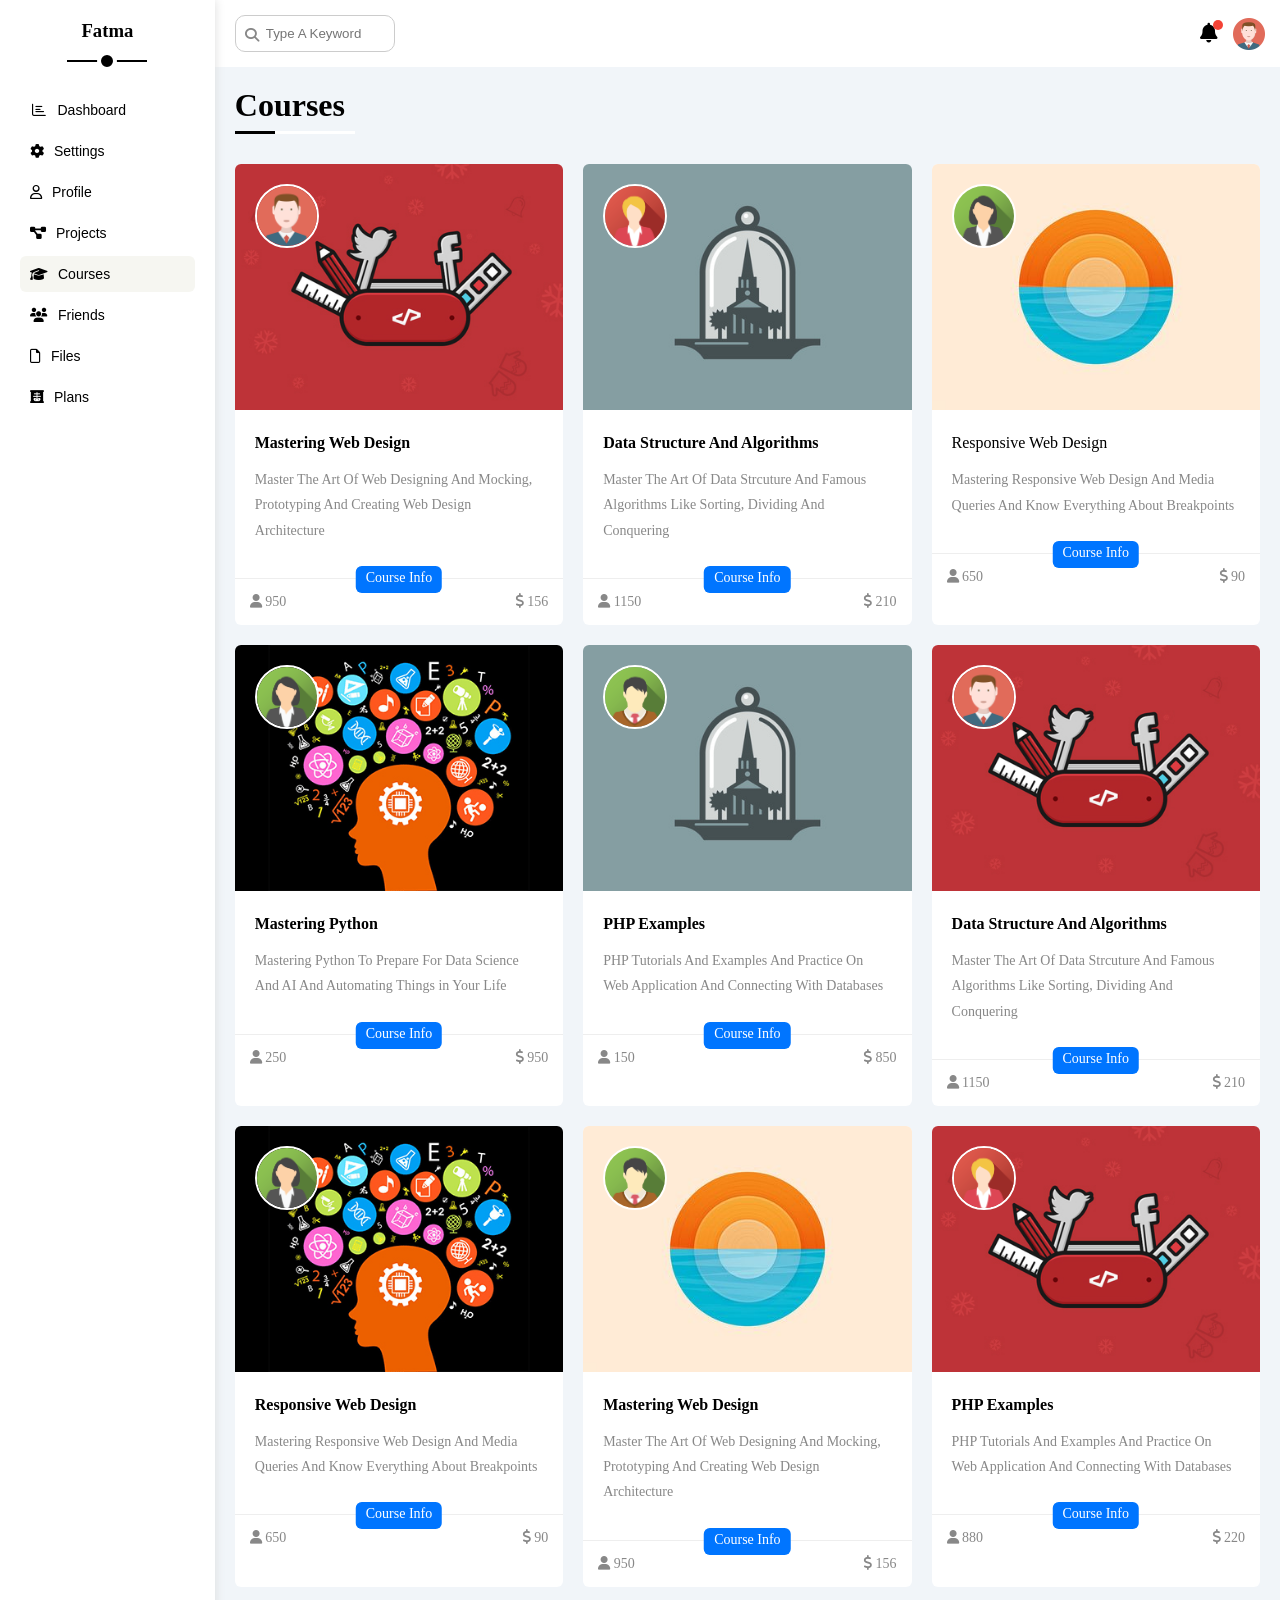
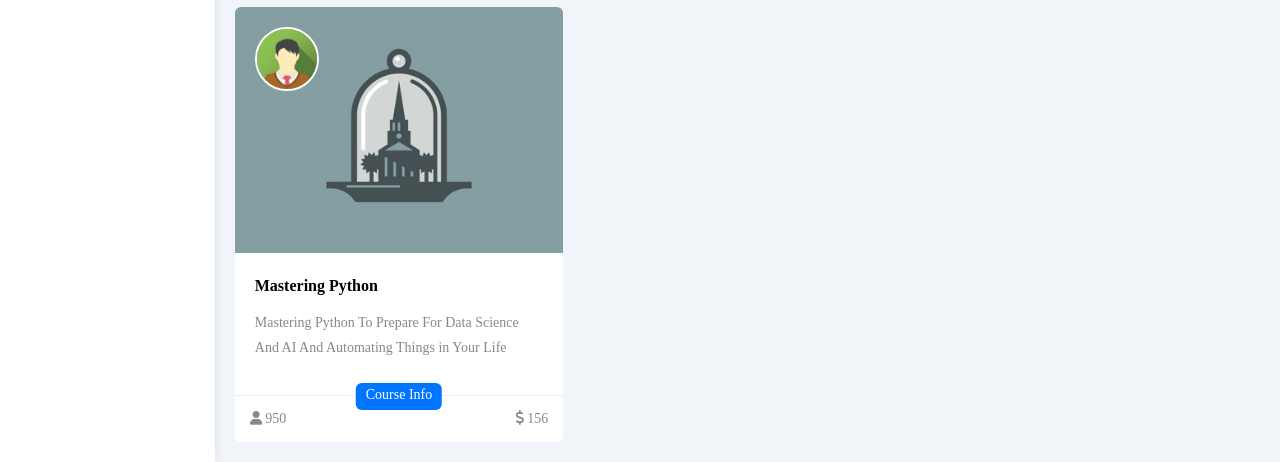
<file: courses.html>
<!DOCTYPE html>
<html lang="en">
<head>
    <meta charset="UTF-8">
    <meta name="viewport" content="width=device-width, initial-scale=1.0">
    <link rel="stylesheet" href="css/style.css">
    <link rel="stylesheet" href="css/framework.css">
    <link rel="stylesheet" href="https://cdnjs.cloudflare.com/ajax/libs/font-awesome/6.5.1/css/all.min.css">
    <title>Courses</title>
</head>
<body>
    <div class="page d-flex">
        <div class="sidebar bg-white p-20 p-relative">
            <h3 class="p-relative txt-c mt-0 ">Fatma</h3>
            <ul class="p-0 list-none ">
                <li>
                    <a class=" d-flex align-center fs-14 c-black rad-6 p-10 f-f" href="index.html">
                        <i class="far fa-chart-bar fa-fw"></i>
                        <span>Dashboard</span>
                    </a>
                </li>
                <li>
                    <a class=" d-flex align-center fs-14 c-black rad-6 p-10 f-f" href="settings.html">
                        <i class="fas fa-cog"></i>
                        <span>Settings</span>
                    </a>
                </li>
                <li>
                    <a class=" d-flex align-center fs-14 c-black rad-6 p-10 f-f" href="profile.html">
                        <i class="far fa-user"></i>
                        <span>Profile</span>
                    </a>
                </li>
                <li>
                    <a class=" d-flex align-center fs-14 c-black rad-6 p-10 f-f" href="projects.html">
                        <i class="fas fa-project-diagram"></i>
                        <span>Projects</span>
                    </a>
                </li>
                <li>
                    <a class="active d-flex align-center fs-14 c-black rad-6 p-10 f-f" href="courses.html">
                        <i class="fas fa-graduation-cap"></i>
                        <span>Courses</span>
                    </a>
                </li>
                <li>
                    <a class=" d-flex align-center fs-14 c-black rad-6 p-10 f-f" href="users.html">
                    <i class="fas fa-users"></i>
                        <span>Friends</span>
                    </a>
                </li>
                <li>
                    <a class=" d-flex align-center fs-14 c-black rad-6 p-10 f-f" href="files.html">
                    <i class="far fa-file"></i>
                        <span>Files</span>
                    </a>
                </li>
                <li>
                    <a class=" d-flex align-center fs-14 c-black rad-6 p-10 f-f" href="plans.html">
                    <i class="fas fa-x-ray"></i>
                        <span>Plans</span>
                    </a>
                </li>
            </ul>
        </div>   <!--   side-bar -->

<!-- //////////////////////////////////////////////////// -->

    <div class="content w-full">
        <div class="head bg-white p-15 between-flex">
            <div class="search p-relative">
                <input class="p-10" type="search" placeholder="Type A Keyword">
            </div>
<div class="icons d-flex align-center">
<span class="notification p-relative"><i class="fas fa-bell fa-lg"></i></span>
<img src="images/image (71).png" alt="">
</div>
        </div>  <!-- head -->
        <h1 class="p-relative">Courses</h1>

        <div class="courses-page d-grid m-20 gap-20">

            <div class="course bg-white rad-6 p-relative">
                <img src="images/image (89).png" alt="" class="cover">
                <img src="images/image (71).png" alt="" class="instructor">
                <div class="p-20">
                    <h4 class="m-0">Mastering Web Design</h4>
                    <p class="description c-gray fs-14 mt-15">Master The Art Of Web Designing And Mocking, Prototyping And Creating Web Design Architecture</p>
                </div>
                <div class="info p-15 p-relative between-flex mt-15">
                    <span class="title c-white bg-blue btn-shape ">Course Info</span>
                    <span class="c-gray">
                        <i class="fas fa-user"></i>
                        950
                    </span>
                      <span class="c-gray">
                        <i class="fas fa-dollar-sign"></i>
                        156
                    </span>
                </div>
            </div>   <!-- course -->

            <div class="course bg-white rad-6 p-relative">
                <img src="images/image (88).png" alt="" class="cover">
                <img src="images/image (77).png" alt="" class="instructor">
                <div class="p-20">
                    <h4 class="m-0">Data Structure And Algorithms</h4>
                    <p class="description c-gray fs-14 mt-15">Master The Art Of Data Strcuture And Famous Algorithms Like Sorting, Dividing And Conquering</p>
                </div>
                <div class="info p-15 p-relative between-flex mt-15">
                    <span class="title c-white bg-blue btn-shape ">Course Info</span>
                    <span class="c-gray">
                        <i class="fas fa-user"></i>
                        1150
                    </span>
                      <span class="c-gray">
                        <i class="fas fa-dollar-sign"></i>
                        210
                    </span>
                </div>
            </div>   <!-- course -->

            <div class="course bg-white rad-6 p-relative">
                <img src="images/image (87).png" alt="" class="cover">
                <img src="images/image (79).png" alt="" class="instructor">
                <div class="p-20">
                    <h4 class="m-0"></h4>Responsive Web Design</h4>
                    <p class="description c-gray fs-14 mt-15">Mastering Responsive Web Design And Media Queries And Know Everything About Breakpoints</p>
                </div>
                <div class="info p-15 p-relative between-flex mt-15">
                    <span class="title c-white bg-blue btn-shape">Course Info</span>
                    <span class="c-gray">
                        <i class="fas fa-user"></i>
                        650
                    </span>
                      <span class="c-gray">
                        <i class="fas fa-dollar-sign"></i>
                        90
                    </span>
                </div>
            </div>   <!-- course -->

            <div class="course bg-white rad-6 p-relative">
                <img src="images/image (86).png" alt="" class="cover">
                <img src="images/image (79).png" alt="" class="instructor">
                <div class="p-20">
                    <h4 class="m-0">Mastering Python</h4>
                    <p class="description c-gray fs-14 mt-15">Mastering Python To Prepare For Data Science And AI And Automating Things in Your Life</p>
                </div>
                <div class="info p-15 p-relative between-flex mt-15">
                    <span class="title c-white bg-blue btn-shape ">Course Info</span>
                    <span class="c-gray">
                        <i class="fas fa-user"></i>
                        250
                    </span>
                      <span class="c-gray">
                        <i class="fas fa-dollar-sign"></i>
                        950
                    </span>
                </div>
            </div>   <!-- course -->

            <div class="course bg-white rad-6 p-relative">
                <img src="images/image (88).png" alt="" class="cover">
                <img src="images/image (78).png" alt="" class="instructor">
                <div class="p-20">
                    <h4 class="m-0">PHP Examples</h4>
                    <p class="description c-gray fs-14 mt-15">PHP Tutorials And Examples And Practice On Web Application And Connecting With Databases</p>
                </div>
                <div class="info p-15 p-relative between-flex mt-15">
                    <span class="title c-white bg-blue btn-shape ">Course Info</span>
                    <span class="c-gray">
                        <i class="fas fa-user"></i>
                        150
                    </span>
                      <span class="c-gray">
                        <i class="fas fa-dollar-sign"></i>
                        850
                    </span>
                </div>
            </div>   <!-- course -->

            <div class="course bg-white rad-6 p-relative">
                <img src="images/image (89).png" alt="" class="cover">
                <img src="images/image (71).png" alt="" class="instructor">
                <div class="p-20">
                    <h4 class="m-0">Data Structure And Algorithms</h4>
                    <p class="description c-gray fs-14 mt-15">Master The Art Of Data Strcuture And Famous Algorithms Like Sorting, Dividing And Conquering</p>
                </div>
                <div class="info p-15 p-relative between-flex mt-15">
                    <span class="title c-white bg-blue btn-shape ">Course Info</span>
                    <span class="c-gray">
                        <i class="fas fa-user"></i>
                        1150
                    </span>
                      <span class="c-gray">
                        <i class="fas fa-dollar-sign"></i>
                        210
                    </span>
                </div>
            </div>   <!-- course -->

            <div class="course bg-white rad-6 p-relative">
                <img src="images/image (86).png" alt="" class="cover">
                <img src="images/image (79).png" alt="" class="instructor">
                <div class="p-20">
                    <h4 class="m-0">Responsive Web Design</h4>
                    <p class="description c-gray fs-14 mt-15">Mastering Responsive Web Design And Media Queries And Know Everything About Breakpoints</p>
                </div>
                <div class="info p-15 p-relative between-flex mt-15">
                    <span class="title c-white bg-blue btn-shape ">Course Info</span>
                    <span class="c-gray">
                        <i class="fas fa-user"></i>
                        650
                    </span>
                      <span class="c-gray">
                        <i class="fas fa-dollar-sign"></i>
                        90
                    </span>
                </div>
            </div>   <!-- course -->

            <div class="course bg-white rad-6 p-relative">
                <img src="images/image (87).png" alt="" class="cover">
                <img src="images/image (78).png" alt="" class="instructor">
                <div class="p-20">
                    <h4 class="m-0">Mastering Web Design</h4>
                    <p class="description c-gray fs-14 mt-15">Master The Art Of Web Designing And Mocking, Prototyping And Creating Web Design Architecture</p>
                </div>
                <div class="info p-15 p-relative between-flex mt-15">
                    <span class="title c-white bg-blue btn-shape ">Course Info</span>
                    <span class="c-gray">
                        <i class="fas fa-user"></i>
                        950
                    </span>
                      <span class="c-gray">
                        <i class="fas fa-dollar-sign"></i>
                        156
                    </span>
                </div>
            </div>   <!-- course -->

            <div class="course bg-white rad-6 p-relative">
                <img src="images/image (89).png" alt="" class="cover">
                <img src="images/image (77).png" alt="" class="instructor">
                <div class="p-20">
                    <h4 class="m-0">PHP Examples</h4>
                    <p class="description c-gray fs-14 mt-15">PHP Tutorials And Examples And Practice On Web Application And Connecting With Databases</p>
                </div>
                <div class="info p-15 p-relative between-flex mt-15">
                    <span class="title c-white bg-blue btn-shape ">Course Info</span>
                    <span class="c-gray">
                        <i class="fas fa-user"></i>
                        880
                    </span>
                      <span class="c-gray">
                        <i class="fas fa-dollar-sign"></i>
                        220
                    </span>
                </div>
            </div>   <!-- course -->

            <div class="course bg-white rad-6 p-relative">
                <img src="images/image (88).png" alt="" class="cover">
                <img src="images/image (78).png" alt="" class="instructor">
                <div class="p-20">
                    <h4 class="m-0">Mastering Python</h4>
                    <p class="description c-gray fs-14 mt-15">Mastering Python To Prepare For Data Science And AI And Automating Things in Your Life</p>
                </div>
                <div class="info p-15 p-relative between-flex mt-15">
                    <span class="title c-white bg-blue btn-shape ">Course Info</span>
                    <span class="c-gray">
                        <i class="fas fa-user"></i>
                        950
                    </span>
                      <span class="c-gray">
                        <i class="fas fa-dollar-sign"></i>
                        156
                    </span>
                </div>
            </div>   <!-- course -->




        </div>  <!-- courses page -->
        
        </div>  <!-- content -->
                </div>   <!-- page -->

</body>
</html>
</file>
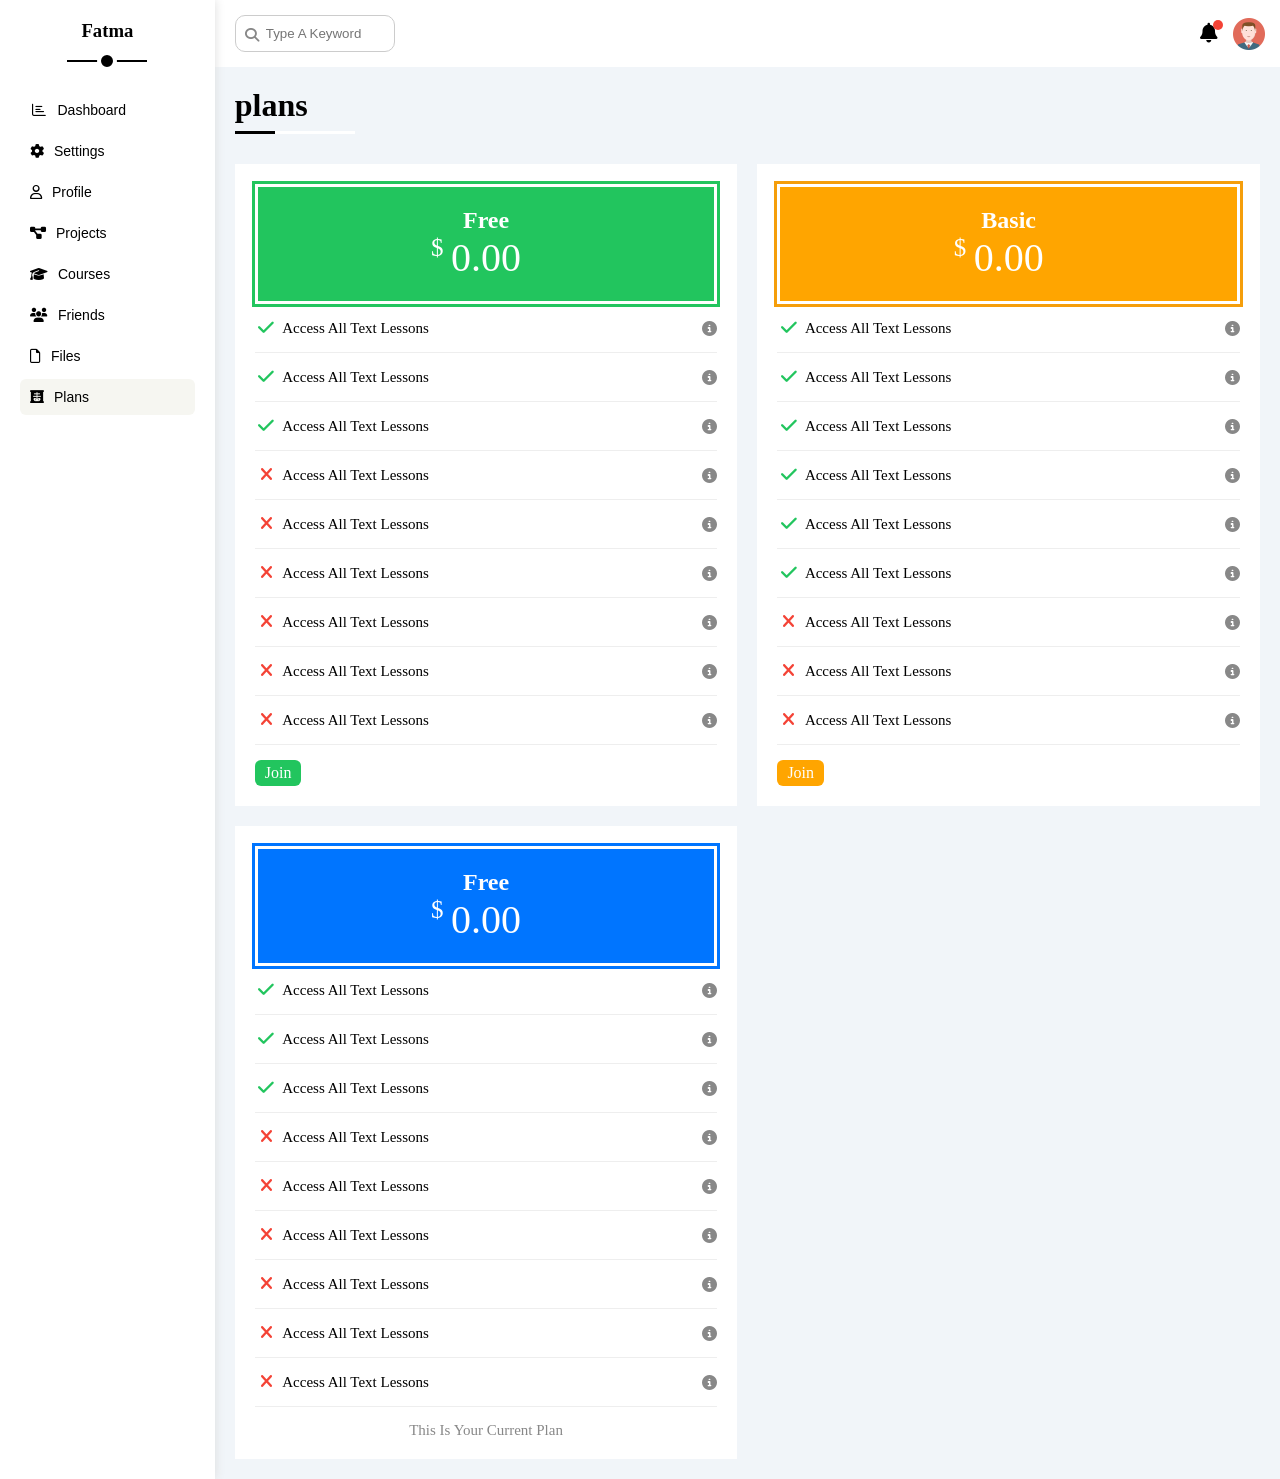
<file: plans.html>
<!DOCTYPE html>
<html lang="en">
<head>
    <meta charset="UTF-8">
    <meta name="viewport" content="width=device-width, initial-scale=1.0">
    <link rel="stylesheet" href="css/style.css">
    <link rel="stylesheet" href="css/framework.css">
    <link rel="stylesheet" href="https://cdnjs.cloudflare.com/ajax/libs/font-awesome/6.5.1/css/all.min.css">
    <title>plans</title>
</head>
<body>
    <div class="page d-flex">
        <div class="sidebar bg-white p-20 p-relative">
            <h3 class="p-relative txt-c mt-0 ">Fatma</h3>
            <ul class="p-0 list-none ">
                <li>
                    <a class=" d-flex align-center fs-14 c-black rad-6 p-10 f-f" href="index.html">
                        <i class="far fa-chart-bar fa-fw"></i>
                        <span>Dashboard</span>
                    </a>
                </li>
                <li>
                    <a class=" d-flex align-center fs-14 c-black rad-6 p-10 f-f" href="settings.html">
                        <i class="fas fa-cog"></i>
                        <span>Settings</span>
                    </a>
                </li>
                <li>
                    <a class=" d-flex align-center fs-14 c-black rad-6 p-10 f-f" href="profile.html">
                        <i class="far fa-user"></i>
                        <span>Profile</span>
                    </a>
                </li>
                <li>
                    <a class=" d-flex align-center fs-14 c-black rad-6 p-10 f-f" href="projects.html">
                        <i class="fas fa-project-diagram"></i>
                        <span>Projects</span>
                    </a>
                </li>
                <li>
                    <a class=" d-flex align-center fs-14 c-black rad-6 p-10 f-f" href="courses.html">
                        <i class="fas fa-graduation-cap"></i>
                        <span>Courses</span>
                    </a>
                </li>
                <li>
                    <a class=" d-flex align-center fs-14 c-black rad-6 p-10 f-f" href="users.html">
                    <i class="fas fa-users"></i>
                        <span>Friends</span>
                    </a>
                </li>
                <li>
                    <a class=" d-flex align-center fs-14 c-black rad-6 p-10 f-f" href="files.html">
                    <i class="far fa-file"></i>
                        <span>Files</span>
                    </a>
                </li>
                <li>
                    <a class="active d-flex align-center fs-14 c-black rad-6 p-10 f-f" href="plans.html">
                    <i class="fas fa-x-ray"></i>
                        <span>Plans</span>
                    </a>
                </li>
            </ul>
        </div>   <!--   side-bar -->

<!-- //////////////////////////////////////////////////// -->

    <div class="content w-full">
        <div class="head bg-white p-15 between-flex">
            <div class="search p-relative">
                <input class="p-10" type="search" placeholder="Type A Keyword">
            </div>
<div class="icons d-flex align-center">
<span class="notification p-relative"><i class="fas fa-bell fa-lg"></i></span>
<img src="images/image (71).png" alt="">
</div>
        </div>  <!-- head -->
        <h1 class="p-relative">plans</h1>

        <div class="plans-page d-grid m-20 gap-20">

            <div class="plan green bg-white p-20">
                <div class="top bg-green txt-c p-20">
                    <h2 class="m-0 c-white">Free</h2>
                    <div class="price c-white">
                        <span>$</span>
                        0.00
                    </div>  <!-- price -->
                </div>  <!-- top -->
                <ul class="m-0">
                    <li>
                        <i class="fa-solid fa-check fa-fw yes"></i>
                        <span>Access All Text Lessons</span>
                        <i class="fa-solid fa-circle-info help"></i>
                    </li>
                    <li>
                        <i class="fa-solid fa-check fa-fw yes"></i>
                        <span>Access All Text Lessons</span>
                        <i class="fa-solid fa-circle-info help"></i>
                    </li>
                    <li>
                        <i class="fa-solid fa-check fa-fw yes"></i>
                        <span>Access All Text Lessons</span>
                        <i class="fa-solid fa-circle-info help"></i>
                    </li>
                    <li>
                        <i class="fa-solid fa-xmark fa-fw "></i>
                        <span>Access All Text Lessons</span>
                        <i class="fa-solid fa-circle-info help"></i>
                    </li>
                    <li>
                        <i class="fa-solid fa-xmark fa-fw "></i>
                        <span>Access All Text Lessons</span>
                        <i class="fa-solid fa-circle-info help"></i>
                    </li>
                    <li>
                        <i class="fa-solid fa-xmark fa-fw "></i>
                        <span>Access All Text Lessons</span>
                        <i class="fa-solid fa-circle-info help"></i>
                    </li>
                    <li>
                        <i class="fa-solid fa-xmark fa-fw"></i>
                        <span>Access All Text Lessons</span>
                        <i class="fa-solid fa-circle-info help"></i>
                    </li>
                    <li>
                        <i class="fa-solid fa-xmark fa-fw "></i>
                        <span>Access All Text Lessons</span>
                        <i class="fa-solid fa-circle-info help"></i>
                    </li>
                    <li>
                        <i class="fa-solid fa-xmark fa-fw "></i>
                        <span>Access All Text Lessons</span>
                        <i class="fa-solid fa-circle-info help"></i>
                    </li>
                </ul>
                <a href="#" class="btn-shape c-white w-fit bg-green d-block mt-15">Join</a>
            </div>  <!-- plan -->

             <div class="plan orange bg-white p-20">
                <div class="top bg-orange txt-c p-20">
                    <h2 class="m-0 c-white">Basic</h2>
                    <div class="price c-white">
                        <span>$</span>
                        0.00
                    </div>  <!-- price -->
                </div>  <!-- top -->
                <ul class="m-0">
                    <li>
                        <i class="fa-solid fa-check fa-fw yes"></i>
                        <span>Access All Text Lessons</span>
                        <i class="fa-solid fa-circle-info help"></i>
                    </li>
                    <li>
                        <i class="fa-solid fa-check fa-fw yes"></i>
                        <span>Access All Text Lessons</span>
                        <i class="fa-solid fa-circle-info help"></i>
                    </li>
                    <li>
                        <i class="fa-solid fa-check fa-fw yes"></i>
                        <span>Access All Text Lessons</span>
                        <i class="fa-solid fa-circle-info help"></i>
                    </li>
                    <li>
                        <i class="fa-solid fa-check fa-fw yes"></i>
                        <span>Access All Text Lessons</span>
                        <i class="fa-solid fa-circle-info help"></i>
                    </li>
                    <li>
                        <i class="fa-solid fa-check fa-fw yes"></i>
                        <span>Access All Text Lessons</span>
                        <i class="fa-solid fa-circle-info help"></i>
                    </li>
                    <li>
                        <i class="fa-solid fa-check fa-fw yes"></i>
                        <span>Access All Text Lessons</span>
                        <i class="fa-solid fa-circle-info help"></i>
                    </li>
                    <li>
                        <i class="fa-solid fa-xmark fa-fw"></i>
                        <span>Access All Text Lessons</span>
                        <i class="fa-solid fa-circle-info help"></i>
                    </li>
                    <li>
                        <i class="fa-solid fa-xmark fa-fw "></i>
                        <span>Access All Text Lessons</span>
                        <i class="fa-solid fa-circle-info help"></i>
                    </li>
                    <li>
                        <i class="fa-solid fa-xmark fa-fw "></i>
                        <span>Access All Text Lessons</span>
                        <i class="fa-solid fa-circle-info help"></i>
                    </li>
                </ul>
                <a href="#" class="btn-shape c-white w-fit bg-orange d-block mt-15">Join</a>
            </div>  <!-- plan -->

             <div class="plan blue bg-white p-20">
                <div class="top bg-blue txt-c p-20">
                    <h2 class="m-0 c-white">Free</h2>
                    <div class="price c-white">
                        <span>$</span>
                        0.00
                    </div>  <!-- price -->
                </div>  <!-- top -->
                <ul class="m-0">
                    <li>
                        <i class="fa-solid fa-check fa-fw yes"></i>
                        <span>Access All Text Lessons</span>
                        <i class="fa-solid fa-circle-info help"></i>
                    </li>
                    <li>
                        <i class="fa-solid fa-check fa-fw yes"></i>
                        <span>Access All Text Lessons</span>
                        <i class="fa-solid fa-circle-info help"></i>
                    </li>
                    <li>
                        <i class="fa-solid fa-check fa-fw yes"></i>
                        <span>Access All Text Lessons</span>
                        <i class="fa-solid fa-circle-info help"></i>
                    </li>
                    <li>
                        <i class="fa-solid fa-xmark fa-fw "></i>
                        <span>Access All Text Lessons</span>
                        <i class="fa-solid fa-circle-info help"></i>
                    </li>
                    <li>
                        <i class="fa-solid fa-xmark fa-fw "></i>
                        <span>Access All Text Lessons</span>
                        <i class="fa-solid fa-circle-info help"></i>
                    </li>
                    <li>
                        <i class="fa-solid fa-xmark fa-fw "></i>
                        <span>Access All Text Lessons</span>
                        <i class="fa-solid fa-circle-info help"></i>
                    </li>
                    <li>
                        <i class="fa-solid fa-xmark fa-fw"></i>
                        <span>Access All Text Lessons</span>
                        <i class="fa-solid fa-circle-info help"></i>
                    </li>
                    <li>
                        <i class="fa-solid fa-xmark fa-fw "></i>
                        <span>Access All Text Lessons</span>
                        <i class="fa-solid fa-circle-info help"></i>
                    </li>
                    <li>
                        <i class="fa-solid fa-xmark fa-fw "></i>
                        <span>Access All Text Lessons</span>
                        <i class="fa-solid fa-circle-info help"></i>
                    </li>
                </ul>
                <p class=" c-gray fs-15 txt-c mt-15"> This Is Your Current Plan</p>
            </div>  <!-- plan -->
        </div>  <!-- plans page -->

        </div>  <!-- content -->
                </div>   <!-- page -->

</body>
</html>
</file>
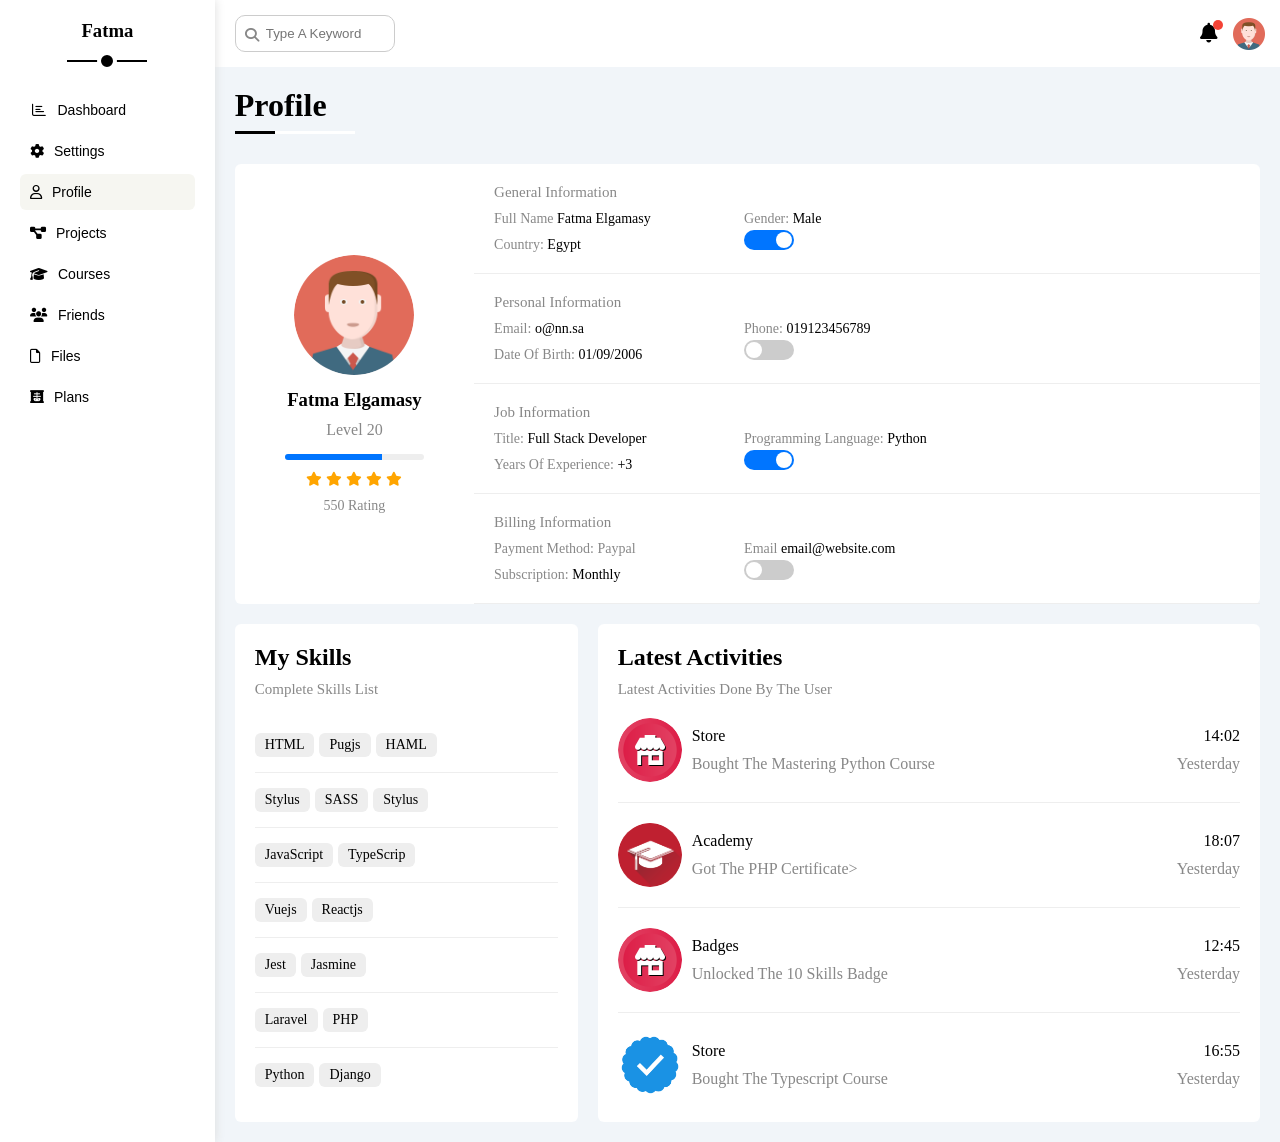
<file: profile.html>
<!DOCTYPE html>
<html lang="en">
<head>
    <meta charset="UTF-8">
    <meta name="viewport" content="width=device-width, initial-scale=1.0">
    <link rel="stylesheet" href="css/style.css">
    <link rel="stylesheet" href="css/framework.css">
    <link rel="stylesheet" href="https://cdnjs.cloudflare.com/ajax/libs/font-awesome/6.5.1/css/all.min.css">
    <title>Profile</title>
</head>
<body>
    <div class="page d-flex">
        <div class="sidebar bg-white p-20 p-relative">
            <h3 class="p-relative txt-c mt-0 ">Fatma</h3>
            <ul class="p-0 list-none ">
                <li>
                    <a class=" d-flex align-center fs-14 c-black rad-6 p-10 f-f" href="index.html">
                        <i class="far fa-chart-bar fa-fw"></i>
                        <span>Dashboard</span>
                    </a>
                </li>
                <li>
                    <a class=" d-flex align-center fs-14 c-black rad-6 p-10 f-f" href="settings.html">
                        <i class="fas fa-cog"></i>
                        <span>Settings</span>
                    </a>
                </li>
                <li>
                    <a class="active d-flex align-center fs-14 c-black rad-6 p-10 f-f" href="profile.html">
                        <i class="far fa-user"></i>
                        <span>Profile</span>
                    </a>
                </li>
                <li>
                    <a class=" d-flex align-center fs-14 c-black rad-6 p-10 f-f" href="projects.html">
                        <i class="fas fa-project-diagram"></i>
                        <span>Projects</span>
                    </a>
                </li>
                <li>
                    <a class=" d-flex align-center fs-14 c-black rad-6 p-10 f-f" href="courses.html">
                        <i class="fas fa-graduation-cap"></i>
                        <span>Courses</span>
                    </a>
                </li>
                <li>
                    <a class=" d-flex align-center fs-14 c-black rad-6 p-10 f-f" href="users.html">
                       <i class="fas fa-users"></i>
                        <span>Friends</span>
                    </a>
                </li>
                <li>
                    <a class=" d-flex align-center fs-14 c-black rad-6 p-10 f-f" href="files.html">
                       <i class="far fa-file"></i>
                        <span>Files</span>
                    </a>
                </li>
                <li>
                    <a class=" d-flex align-center fs-14 c-black rad-6 p-10 f-f" href="plans.html">
                       <i class="fas fa-x-ray"></i>
                        <span>Plans</span>
                    </a>
                </li>
            </ul>
        </div>   <!--   side-bar -->
      
<!-- //////////////////////////////////////////////////// -->

    <div class="content w-full">
        <div class="head bg-white p-15 between-flex">
            <div class="search p-relative">
                <input class="p-10" type="search" placeholder="Type A Keyword">
            </div>
<div class="icons d-flex align-center">
<span class="notification p-relative"><i class="fas fa-bell fa-lg"></i></span>
<img src="images/image (71).png" alt="">
</div>
        </div>  <!-- head -->
        <h1 class="p-relative">Profile</h1>

        <div class="profile-page m-20">
            <div class="overview bg-white rad-6 d-flex align-center " >
                <div class="avatar-box txt-c p-20">
                    <img src="images/image (71).png" class="mb-10 rad-half " alt="">
                    <h3 class="m-0">Fatma Elgamasy</h3>
                    <p class="c-gray mt-10">Level 20</p>
                    <div class="level rad-6 bg-eee p-relative">
                        <span style="width: 70%;"></span>
                    </div>  <!-- level -->
                    <div class="rating mt-10 mb-10">
                        <i class="fas fa-star c-orange fs-14"></i>
                        <i class="fas fa-star c-orange fs-14"></i>
                        <i class="fas fa-star c-orange fs-14"></i>
                        <i class="fas fa-star c-orange fs-14"></i>
                        <i class="fas fa-star c-orange fs-14"></i>
                    </div>
                    <p class="c-gray m-0 fs-14">550 Rating</p>
                </div>  <!-- avatar -->

                <div class="info-box w-full">
                    <!-- start info row -->
                    <div class="box p-20 d-flex align-center">
                    <h4 class="c-gray m-0 w-full fs-15">General Information</h4>
                    <div class="fs-14">
                        <span class="c-gray">Full Name</span>
                        <span>Fatma Elgamasy</span>
                    </div>

                     <div class="fs-14">
                        <span class="c-gray"> Gender: </span>
                        <span>Male</span>
                    </div>

                     <div class="fs-14">
                        <span class="c-gray">Country:</span>
                        <span>Egypt</span>
                    </div>
                        <label>
                            <input type="checkbox" class="toggle-checkbox" checked>
                            <div class="toggle-switch"></div>
                        </label>


                    </div>
                    <!-- end info row -->

                    <!-- start info row -->
                    <div class="box p-20 d-flex align-center">
                    <h4 class="c-gray m-0 w-full fs-15">Personal Information</h4>
                    <div class="fs-14">
                        <span class="c-gray">Email: </span>
                        <span> o@nn.sa</span>
                    </div>

                     <div class="fs-14">
                        <span class="c-gray">Phone:</span>
                        <span>019123456789</span>
                    </div>

                     <div class="fs-14">
                        <span class="c-gray">Date Of Birth:</span>
                        <span>01/09/2006</span>
                    </div>
                        <label>
                            <input type="checkbox" class="toggle-checkbox" >
                            <div class="toggle-switch"></div>
                        </label>
                    </div>
                    <!-- end info row -->

                    <!-- start info row -->
                    <div class="box p-20 d-flex align-center">
                    <h4 class="c-gray m-0 w-full fs-15">Job Information</h4>
                    <div class="fs-14">
                        <span class="c-gray">Title:</span>
                        <span>Full Stack Developer</span>
                    </div>
                    <div class="fs-14">
                        <span class="c-gray">Programming Language:  </span>
                        <span>Python</span>
                    </div>

                     <div class="fs-14">
                        <span class="c-gray">Years Of Experience: </span>
                        <span>+3</span>
                    </div>
                        <label>
                            <input type="checkbox" class="toggle-checkbox" checked>
                            <div class="toggle-switch"></div>
                        </label>
                    </div>
                    <!-- end info row -->

                    <!-- start info row -->
                    <div class="box p-20 d-flex align-center">
                    <h4 class="c-gray m-0 w-full fs-15">Billing Information</h4>
                    <div class="fs-14">
                        <span class="c-gray"> Payment Method: <span>
                        <span>Paypal</span>
                    </div>
                    <div class="fs-14">
                        <span class="c-gray">Email</span>
                        <span>email@website.com</span>
                    </div>

                     <div class="fs-14">
                        <span class="c-gray">Subscription: </span>
                        <span>Monthly</span>
                    </div>
                        <label>
                            <input type="checkbox" class="toggle-checkbox">
                            <div class="toggle-switch"></div>
                        </label>
                    </div>
                    <!-- end info row -->

                </div>



                </div>  <!-- overview -->

                <!-- start other data -->
                <div class="other-data d-flex gap-20">
                    <div class="skills-card p-20 bg-white rad-6 mt-20">
                        <h2 class="mt-0 mb-10">My Skills</h2>
                        <p class="mt-0 mb-20 c-gray fs-15">Complete Skills List</p>
                        <ul class="m-0 txt-c-mobile">
                            <li><span>HTML</span><span>Pugjs</span><span>HAML</span></li>
                            <li><span>Stylus</span><span>SASS</span><span>Stylus</span></li>
                            <li><span>JavaScript</span><span>TypeScrip</span></li>
                            <li><span>Vuejs</span><span>Reactjs</span></li>
                            <li><span>Jest</span><span>Jasmine</span></li>
                            <li><span>Laravel</span><span>PHP</span></li>
                            <li><span>Python</span><span>Django</span></li>
                        </ul>
                    </div>  <!-- skills-card -->

                    <div class="activities p-20 bg-white rad-6 mt-20">
                        <h2 class="mt-0 mb-10">Latest Activities</h2>
                        <p class="mt-0 mb-20 c-gray fs-15">Latest Activities Done By The User</p>

                        <div class="activity d-flex align-center txt-c-mobile">
                            <img src="images/image (81).png" alt="">
                            <div class="info">
                                <span class="d-block mb-10">Store</span>
                                <span class="c-gray">Bought The Mastering Python Course</span>
                            </div>  <!-- info -->
                            <div class="date">
                                  <span class="d-block mb-10">14:02</span>
                                <span class="c-gray">Yesterday</span>
                            </div>  <!-- date -->
                        </div>  <!-- activity -->
                        
                        <div class="activity d-flex align-center txt-c-mobile">
                            <img src="images/image (82).png" alt="">
                            <div class="info">
                                <span class="d-block mb-10">Academy</span>
                                <span class="c-gray">Got The PHP Certificate></span>
                            </div>  <!-- info -->
                            <div class="date">
                                <span class="d-block mb-10">18:07</span>
                                <span class="c-gray">Yesterday</span>
                            </div>  <!-- date -->
                        </div>  <!-- activity -->
                        
                        <div class="activity d-flex align-center txt-c-mobile">
                            <img src="images/image (81).png" alt="">
                            <div class="info">
                                <span class="d-block mb-10">Badges</span>
                                <span class="c-gray">Unlocked The 10 Skills Badge</span>
                            </div>  <!-- info -->
                            <div class="date">
                                <span class="d-block mb-10">12:45</span>
                                <span class="c-gray">Yesterday</span>
                            </div>  <!-- date -->
                        </div>  <!-- activity -->
                        
                        <div class="activity d-flex align-center txt-c-mobile">
                            <img src="images/image (83).png" alt="">
                            <div class="info">
                                <span class="d-block mb-10">Store</span>
                                <span class="c-gray">Bought The Typescript Course</span>
                            </div>  <!-- info -->
                            <div class="date">
                                <span class="d-block mb-10">16:55</span>
                                <span class="c-gray">Yesterday</span>
                            </div>  <!-- date -->
                        </div>  <!-- activity -->

                    </div>  <!-- activities -->
                </div>  <!-- other-data  -->
                <!-- end other data -->


                </div>   <!-- profile-page -->
                </div>   <!-- content -->
                </div>   <!-- page -->

</body>
</html>
</file>
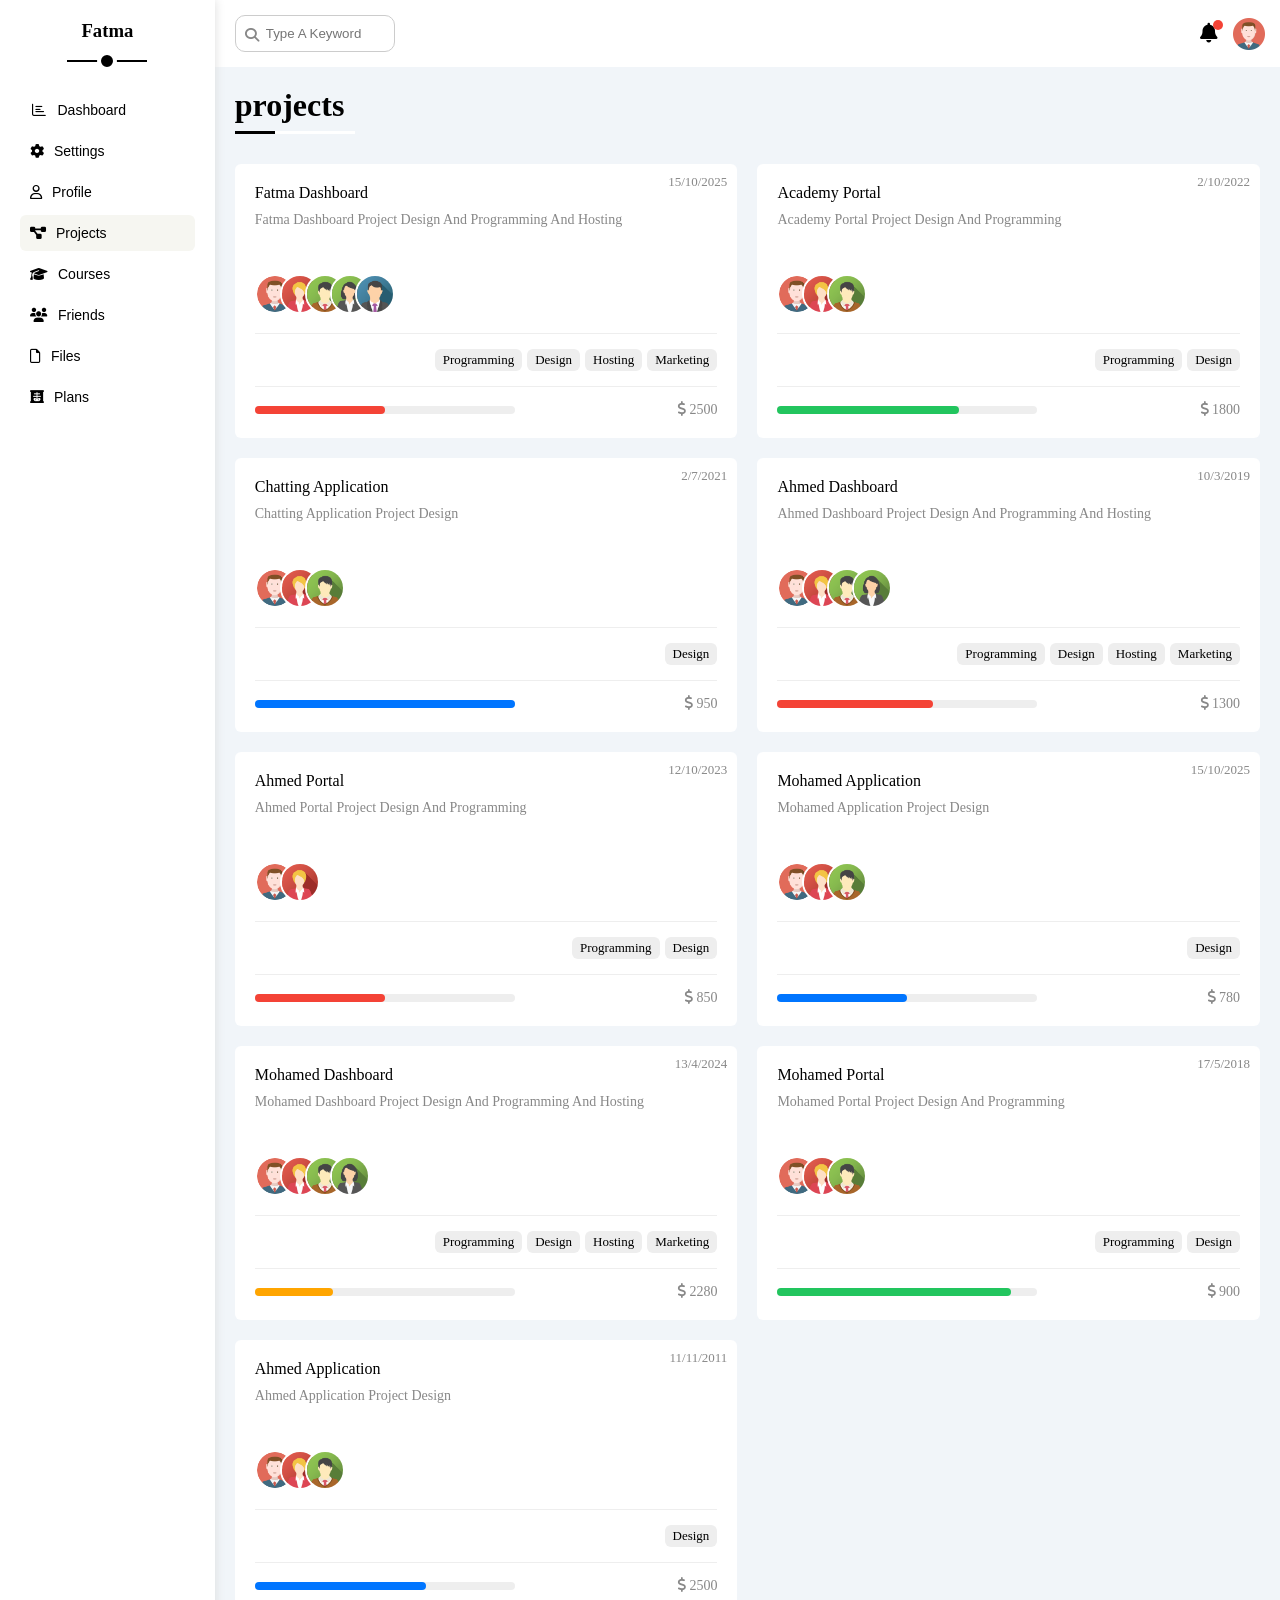
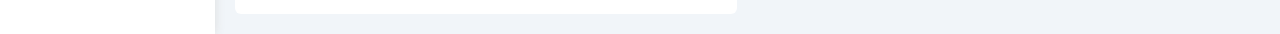
<file: projects.html>
<!DOCTYPE html>
<html lang="en">
<head>
    <meta charset="UTF-8">
    <meta name="viewport" content="width=device-width, initial-scale=1.0">
    <link rel="stylesheet" href="css/style.css">
    <link rel="stylesheet" href="css/framework.css">
    <link rel="stylesheet" href="https://cdnjs.cloudflare.com/ajax/libs/font-awesome/6.5.1/css/all.min.css">
    <title>Projects</title>
</head>
<body>
    <div class="page d-flex">
        <div class="sidebar bg-white p-20 p-relative">
            <h3 class="p-relative txt-c mt-0 ">Fatma</h3>
            <ul class="p-0 list-none ">
                <li>
                    <a class=" d-flex align-center fs-14 c-black rad-6 p-10 f-f" href="index.html">
                        <i class="far fa-chart-bar fa-fw"></i>
                        <span>Dashboard</span>
                    </a>
                </li>
                <li>
                    <a class=" d-flex align-center fs-14 c-black rad-6 p-10 f-f" href="settings.html">
                        <i class="fas fa-cog"></i>
                        <span>Settings</span>
                    </a>
                </li>
                <li>
                    <a class=" d-flex align-center fs-14 c-black rad-6 p-10 f-f" href="profile.html">
                        <i class="far fa-user"></i>
                        <span>Profile</span>
                    </a>
                </li>
                <li>
                    <a class="active d-flex align-center fs-14 c-black rad-6 p-10 f-f" href="projects.html">
                        <i class="fas fa-project-diagram"></i>
                        <span>Projects</span>
                    </a>
                </li>
                <li>
                    <a class=" d-flex align-center fs-14 c-black rad-6 p-10 f-f" href="courses.html">
                        <i class="fas fa-graduation-cap"></i>
                        <span>Courses</span>
                    </a>
                </li>
                <li>
                    <a class=" d-flex align-center fs-14 c-black rad-6 p-10 f-f" href="users.html">
                    <i class="fas fa-users"></i>
                        <span>Friends</span>
                    </a>
                </li>
                <li>
                    <a class=" d-flex align-center fs-14 c-black rad-6 p-10 f-f" href="files.html">
                    <i class="far fa-file"></i>
                        <span>Files</span>
                    </a>
                </li>
                <li>
                    <a class=" d-flex align-center fs-14 c-black rad-6 p-10 f-f" href="plans.html">
                    <i class="fas fa-x-ray"></i>
                        <span>Plans</span>
                    </a>
                </li>
            </ul>
        </div>   <!--   side-bar -->

<!-- //////////////////////////////////////////////////// -->

    <div class="content w-full">
        <div class="head bg-white p-15 between-flex">
            <div class="search p-relative">
                <input class="p-10" type="search" placeholder="Type A Keyword">
            </div>
<div class="icons d-flex align-center">
<span class="notification p-relative"><i class="fas fa-bell fa-lg"></i></span>
<img src="images/image (71).png" alt="">
</div>
        </div>  <!-- head -->
        <h1 class="p-relative">projects</h1>
        <div class="projects-page d-grid m-20 gap-20">

            <div class="project bg-white p-20 rad-6 p-relative">
                <span class="date c-gray fs-13">15/10/2025</span>
                <h4 class="m-0">Fatma Dashboard</h4>
                <p class="c-gray mt-10 mb-10 fs-14">Fatma Dashboard Project Design And Programming And Hosting</p>
                <div class="team">
                    <a href="#"><img src="images/image (71).png" alt=""></a>
                    <a href="#"><img src="images/image (77).png" alt=""></a>
                    <a href="#"><img src="images/image (78).png" alt=""></a>
                    <a href="#"><img src="images/image (79).png" alt=""></a>
                    <a href="#"><img src="images/image (80).png" alt=""></a>
                </div>   <!-- team -->
                <div class="do d-flex">
                    <span class="fs-13 rad-6 bg-eee">Programming</span>
                    <span class="fs-13 rad-6 bg-eee">Design</span>
                    <span class="fs-13 rad-6 bg-eee">Hosting</span>
                    <span class="fs-13 rad-6 bg-eee">Marketing</span>
                </div>  <!-- techs -->
                <div class="info between-flex ">
                    <div class="prog bg-eee">
                        <span style="width: 50%;" class="bg-red"></span>
                    </div>
                    <div class="fs-14 c-gray">
                        <i class="fas fa-dollar-sign"></i>
                        2500
                    </div>
                </div>
            </div>  <!-- project -->

               <div class="project bg-white p-20 rad-6 p-relative">
                <span class="date c-gray fs-13">2/10/2022</span>
                <h4 class="m-0">Academy Portal</h4>
                <p class="c-gray mt-10 mb-10 fs-14">Academy Portal Project Design And Programming</p>
                <div class="team">
                    <a href="#"><img src="images/image (71).png" alt=""></a>
                    <a href="#"><img src="images/image (77).png" alt=""></a>
                    <a href="#"><img src="images/image (78).png" alt=""></a>
                </div>   <!-- team -->
                <div class="do d-flex">
                    <span class="fs-13 rad-6 bg-eee">Programming</span>
                    <span class="fs-13 rad-6 bg-eee">Design</span>
                </div>  <!-- techs -->
                <div class="info between-flex ">
                    <div class="prog bg-eee">
                        <span style="width: 70%;" class="bg-green"></span>
                    </div>
                    <div class="fs-14 c-gray">
                        <i class="fas fa-dollar-sign"></i>
                        1800
                    </div>
                </div>
            </div>  <!-- project -->

               <div class="project bg-white p-20 rad-6 p-relative">
                <span class="date c-gray fs-13">2/7/2021</span>
                <h4 class="m-0">Chatting Application</h4>
                <p class="c-gray mt-10 mb-10 fs-14">Chatting Application Project Design</p>
                <div class="team">
                    <a href="#"><img src="images/image (71).png" alt=""></a>
                    <a href="#"><img src="images/image (77).png" alt=""></a>
                    <a href="#"><img src="images/image (78).png" alt=""></a>
                </div>   <!-- team -->
                <div class="do d-flex">
                    <span class="fs-13 rad-6 bg-eee">Design</span>
                </div>  <!-- techs -->
                <div class="info between-flex ">
                    <div class="prog bg-eee">
                        <span style="width: 100%;" class="bg-blue"></span>
                    </div>
                    <div class="fs-14 c-gray">
                        <i class="fas fa-dollar-sign"></i>
                        950
                    </div>
                </div>
            </div>  <!-- project -->

               <div class="project bg-white p-20 rad-6 p-relative">
                <span class="date c-gray fs-13">10/3/2019</span>
                <h4 class="m-0">Ahmed Dashboard</h4>
                <p class="c-gray mt-10 mb-10 fs-14">Ahmed Dashboard Project Design And Programming And Hosting</p>
                <div class="team">
                    <a href="#"><img src="images/image (71).png" alt=""></a>
                    <a href="#"><img src="images/image (77).png" alt=""></a>
                    <a href="#"><img src="images/image (78).png" alt=""></a>
                    <a href="#"><img src="images/image (79).png" alt=""></a>
                </div>   <!-- team -->
                <div class="do d-flex">
                    <span class="fs-13 rad-6 bg-eee">Programming</span>
                    <span class="fs-13 rad-6 bg-eee">Design</span>
                    <span class="fs-13 rad-6 bg-eee">Hosting</span>
                    <span class="fs-13 rad-6 bg-eee">Marketing</span>
                </div>  <!-- techs -->
                <div class="info between-flex ">
                    <div class="prog bg-eee">
                        <span style="width: 60%;" class="bg-red"></span>
                    </div>
                    <div class="fs-14 c-gray">
                        <i class="fas fa-dollar-sign"></i>
                        1300
                    </div>
                </div>
            </div>  <!-- project -->

               <div class="project bg-white p-20 rad-6 p-relative">
                <span class="date c-gray fs-13">12/10/2023</span>
                <h4 class="m-0">Ahmed Portal</h4>
                <p class="c-gray mt-10 mb-10 fs-14">Ahmed Portal Project Design And Programming</p>
                <div class="team">
                    <a href="#"><img src="images/image (71).png" alt=""></a>
                    <a href="#"><img src="images/image (77).png" alt=""></a>
                </div>   <!-- team -->
                <div class="do d-flex">
                    <span class="fs-13 rad-6 bg-eee">Programming</span>
                    <span class="fs-13 rad-6 bg-eee">Design</span>
                </div>  <!-- techs -->
                <div class="info between-flex ">
                    <div class="prog bg-eee">
                        <span style="width: 50%;" class="bg-red"></span>
                    </div>
                    <div class="fs-14 c-gray">
                        <i class="fas fa-dollar-sign"></i>
                        850
                    </div>
                </div>
            </div>  <!-- project -->

               <div class="project bg-white p-20 rad-6 p-relative">
                <span class="date c-gray fs-13">15/10/2025</span>
                <h4 class="m-0">Mohamed Application</h4>
                <p class="c-gray mt-10 mb-10 fs-14">Mohamed Application Project Design</p>
                <div class="team">
                    <a href="#"><img src="images/image (71).png" alt=""></a>
                    <a href="#"><img src="images/image (77).png" alt=""></a>
                    <a href="#"><img src="images/image (78).png" alt=""></a>
                </div>   <!-- team -->
                <div class="do d-flex">
                    <span class="fs-13 rad-6 bg-eee">Design</span>
                </div>  <!-- techs -->
                <div class="info between-flex ">
                    <div class="prog bg-eee">
                        <span style="width: 50%;" class="bg-blue"></span>
                    </div>
                    <div class="fs-14 c-gray">
                        <i class="fas fa-dollar-sign"></i>
                        780
                    </div>
                </div>
            </div>  <!-- project -->

               <div class="project bg-white p-20 rad-6 p-relative">
                <span class="date c-gray fs-13">13/4/2024</span>
                <h4 class="m-0">Mohamed Dashboard</h4>
                <p class="c-gray mt-10 mb-10 fs-14">Mohamed Dashboard Project Design And Programming And Hosting</p>
                <div class="team">
                    <a href="#"><img src="images/image (71).png" alt=""></a>
                    <a href="#"><img src="images/image (77).png" alt=""></a>
                    <a href="#"><img src="images/image (78).png" alt=""></a>
                    <a href="#"><img src="images/image (79).png" alt=""></a>
                </div>   <!-- team -->
                <div class="do d-flex">
                    <span class="fs-13 rad-6 bg-eee">Programming</span>
                    <span class="fs-13 rad-6 bg-eee">Design</span>
                    <span class="fs-13 rad-6 bg-eee">Hosting</span>
                    <span class="fs-13 rad-6 bg-eee">Marketing</span>
                </div>  <!-- techs -->
                <div class="info between-flex ">
                    <div class="prog bg-eee">
                        <span style="width: 30%;" class="bg-orange"></span>
                    </div>
                    <div class="fs-14 c-gray">
                        <i class="fas fa-dollar-sign"></i>
                        2280
                    </div>
                </div>
            </div>  <!-- project -->

               <div class="project bg-white p-20 rad-6 p-relative">
                <span class="date c-gray fs-13">17/5/2018</span>
                <h4 class="m-0">Mohamed Portal</h4>
                <p class="c-gray mt-10 mb-10 fs-14">Mohamed Portal Project Design And Programming</p>
                <div class="team">
                    <a href="#"><img src="images/image (71).png" alt=""></a>
                    <a href="#"><img src="images/image (77).png" alt=""></a>
                    <a href="#"><img src="images/image (78).png" alt=""></a>
                </div>   <!-- team -->
                <div class="do d-flex">
                    <span class="fs-13 rad-6 bg-eee">Programming</span>
                    <span class="fs-13 rad-6 bg-eee">Design</span>
                </div>  <!-- techs -->
                <div class="info between-flex ">
                    <div class="prog bg-eee">
                        <span style="width: 90%;" class="bg-green"></span>
                    </div>
                    <div class="fs-14 c-gray">
                        <i class="fas fa-dollar-sign"></i>
                        900
                    </div>
                </div>
            </div>  <!-- project -->

               <div class="project bg-white p-20 rad-6 p-relative">
                <span class="date c-gray fs-13">11/11/2011</span>
                <h4 class="m-0">Ahmed Application</h4>
                <p class="c-gray mt-10 mb-10 fs-14">Ahmed Application Project Design</p>
                <div class="team">
                    <a href="#"><img src="images/image (71).png" alt=""></a>
                    <a href="#"><img src="images/image (77).png" alt=""></a>
                    <a href="#"><img src="images/image (78).png" alt=""></a>
                </div>   <!-- team -->
                <div class="do d-flex">
                    <span class="fs-13 rad-6 bg-eee">Design</span>
                </div>  <!-- techs -->
                <div class="info between-flex ">
                    <div class="prog bg-eee">
                        <span style="width: 66%;" class="bg-blue"></span>
                    </div>
                    <div class="fs-14 c-gray">
                        <i class="fas fa-dollar-sign"></i>
                        2500
                    </div>
                </div>
            </div>  <!-- project -->
        </div>   <!-- projects page -->


        </div>  <!-- content -->
                </div>   <!-- page -->

</body>
</html>
</file>
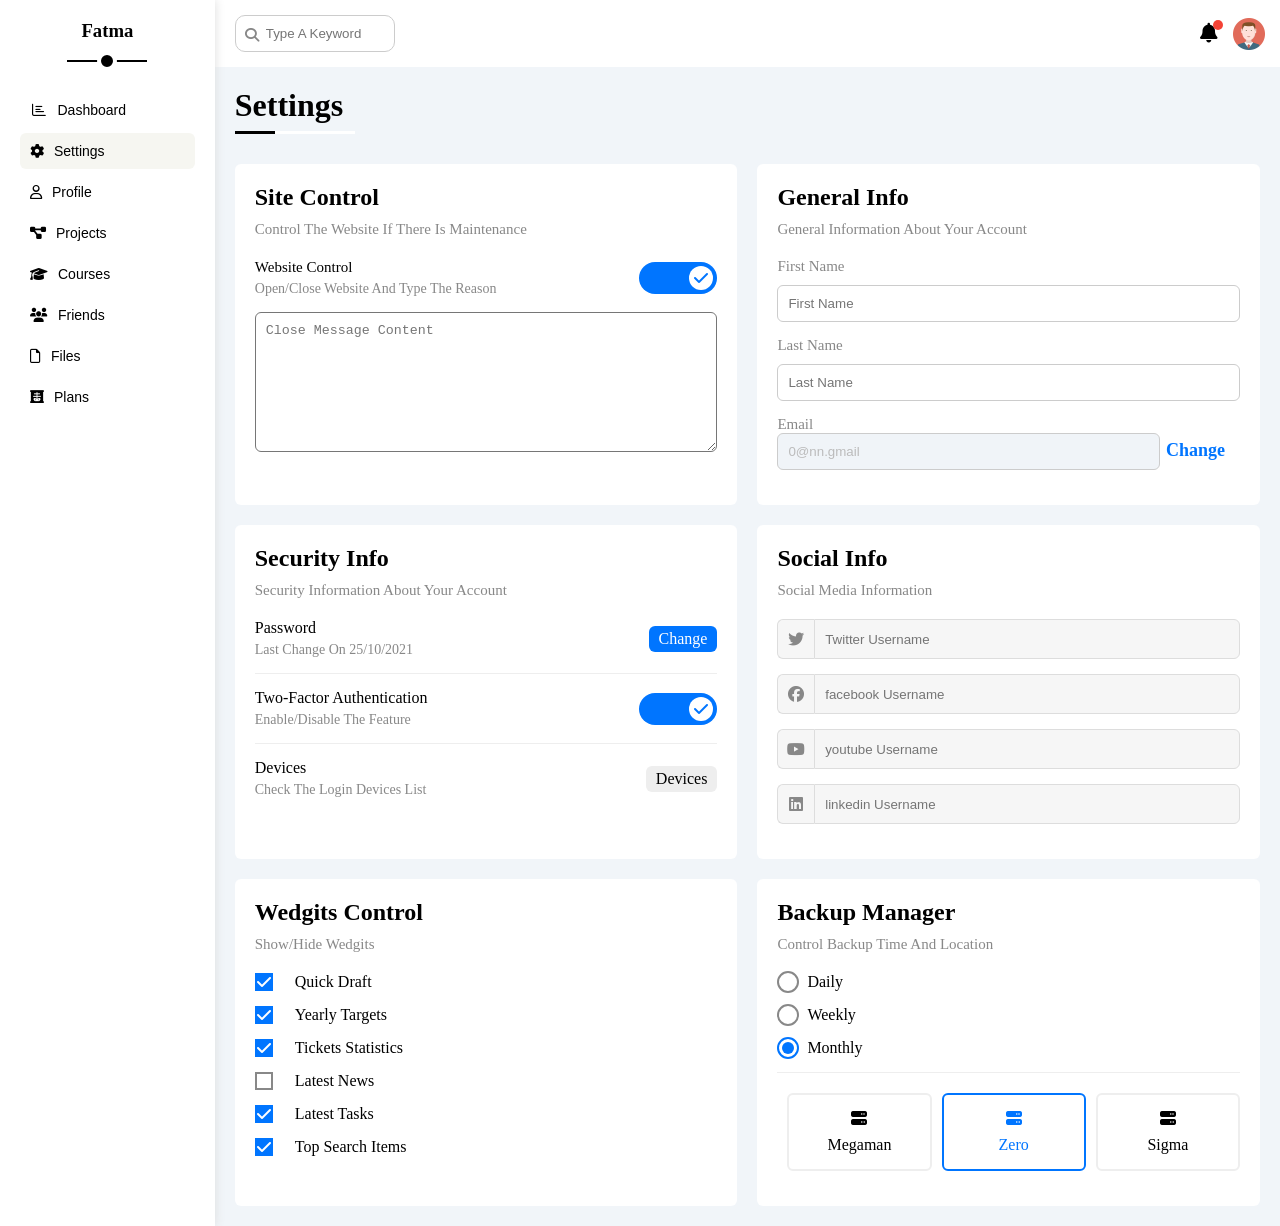
<file: settings.html>
<!DOCTYPE html>
<html lang="en">
<head>
    <meta charset="UTF-8">
    <meta name="viewport" content="width=device-width, initial-scale=1.0">
    <link rel="stylesheet" href="css/style.css">
    <link rel="stylesheet" href="css/framework.css">
    <link rel="stylesheet" href="https://cdnjs.cloudflare.com/ajax/libs/font-awesome/6.5.1/css/all.min.css">
    <title>settings</title>
</head>
<body>
    <div class="page d-flex">
        <div class="sidebar bg-white p-20 p-relative">
            <h3 class="p-relative txt-c mt-0 ">Fatma</h3>
            <ul class="p-0 list-none ">
                <li>
                    <a class=" d-flex align-center fs-14 c-black rad-6 p-10 f-f" href="index.html">
                        <i class="far fa-chart-bar fa-fw"></i>
                        <span>Dashboard</span>
                    </a>
                </li>
                <li>
                    <a class="active d-flex align-center fs-14 c-black rad-6 p-10 f-f" href="settings.html">
                        <i class="fas fa-cog"></i>
                        <span>Settings</span>
                    </a>
                </li>
                <li>
                    <a class=" d-flex align-center fs-14 c-black rad-6 p-10 f-f" href="profile.html">
                        <i class="far fa-user"></i>
                        <span>Profile</span>
                    </a>
                </li>
                <li>
                    <a class=" d-flex align-center fs-14 c-black rad-6 p-10 f-f" href="projects.html">
                        <i class="fas fa-project-diagram"></i>
                        <span>Projects</span>
                    </a>
                </li>
                <li>
                    <a class=" d-flex align-center fs-14 c-black rad-6 p-10 f-f" href="courses.html">
                        <i class="fas fa-graduation-cap"></i>
                        <span>Courses</span>
                    </a>
                </li>
                <li>
                    <a class=" d-flex align-center fs-14 c-black rad-6 p-10 f-f" href="users.html">
                       <i class="fas fa-users"></i>
                        <span>Friends</span>
                    </a>
                </li>
                <li>
                    <a class=" d-flex align-center fs-14 c-black rad-6 p-10 f-f" href="files.html">
                       <i class="far fa-file"></i>
                        <span>Files</span>
                    </a>
                </li>
                <li>
                    <a class=" d-flex align-center fs-14 c-black rad-6 p-10 f-f" href="plans.html">
                       <i class="fas fa-x-ray"></i>
                        <span>Plans</span>
                    </a>
                </li>
            </ul>
        </div>   <!--   side-bar -->
      
<!-- //////////////////////////////////////////////////// -->


    <div class="content w-full">
        <div class="head bg-white p-15 between-flex">
            <div class="search p-relative">
                <input class="p-10" type="search" placeholder="Type A Keyword">
            </div>
<div class="icons d-flex align-center">
<span class="notification p-relative"><i class="fas fa-bell fa-lg"></i></span>
<img src="images/image (71).png" alt="">
</div>
        </div>  <!-- head -->
        <h1 class="p-relative">Settings</h1>

        <div class="settings-page m-20 d-grid gap-20">

        <!-- start settings box -->
        <div class="p-20 bg-white rad-6">
            <h2 class=" mt-0 mb-10">Site Control</h2>
            <p class="mt-0 mb-20 c-gray fs-15">Control The Website If There Is Maintenance</p>
            <div class="mb-15 between-flex">
                <div>
                    <span class="fs-15">Website Control</span>
                    <p class="c-gray mt-5 mb-0 fs-14">Open/Close Website And Type The Reason</p>
                </div>
                <div>
                    <label>
                <input type="checkbox" class="toggle-checkbox" checked >
                <div class="toggle-switch"></div>
            </label>
                </div>
            </div>
            <textarea class="close-meassage p-10 rad-6 w-full d-block " placeholder="Close Message Content" style="height: 140px;"></textarea>
        </div>
        <!-- end settings box -->

            <!-- start settings box -->
        <div class="p-20 bg-white rad-6">
            <h2 class=" mt-0 mb-10">General Info</h2>
            <p class="mt-0 mb-20 c-gray fs-15">General Information About Your Account</p>

            <div class="mb-15">
                <label class="fs-15 d-block c-gray mb-10" for="">First Name</label>
                <input type="text" class="b-none border-ccc p-10 rad-6 d-block w-full" id="first" placeholder="First Name">
            </div>
             <div class="mb-15">
                <label class="fs-15 d-block c-gray mb-10" for="">Last Name</label>
                <input type="text" class="b-none border-ccc p-10 rad-6 d-block w-full" id="last" placeholder="Last Name">
            </div>
             <div class="mb-15">
                <label class="fs-15 d-block c-gray " for="">Email</label>
                <input type="email" class=" email  border-ccc p-10 rad-6 d-block w-full" id="email" value="0@nn.gmail" disabled>
                <a class="c-blue change" href="#">Change</a>
            </div>
            </div>
        <!-- end settings box -->

<!-- start settings box -->
        <div class="p-20 bg-white rad-6">
            <h2 class=" mt-0 mb-10">Security Info</h2>
            <p class="mt-0 mb-20 c-gray fs-15">Security Information About Your Account</p>

            <div class="sec-box between-flex mb-15">
                <div>
                    <span>Password</span>
                    <p class="c-gray mt-5 mb-0 fs-14">Last Change On 25/10/2021</p>
                </div>
                <a class="button bg-blue c-white btn-shape" href="#">Change</a>
            </div>  <!-- sec box -->
            
             <div class="sec-box between-flex mb-15">
                <div>
                    <span>Two-Factor Authentication</span>
                    <p class="c-gray mt-5 mb-0 fs-14">Enable/Disable The Feature</p>
                </div>
                <label>
                <input type="checkbox" class="toggle-checkbox" checked >
                <div class="toggle-switch"></div>
            </label>
            </div>  <!-- sec box -->
             <div class="sec-box between-flex mb-15">
                <div>
                    <span>Devices</span>
                    <p class="c-gray mt-5 mb-0 fs-14">Check The Login Devices List</p>
                </div>
                <a class="c-black bg-eee btn-shape" href="#">Devices</a>
            </div>  <!-- sec box -->
        <!-- end settings box -->
        </div>   <!-- settind page -->

        <!-- sttings box -->
        <div class=" social-boxes p-20 bg-white rad-6">
            <h2 class=" mt-0 mb-10">Social Info</h2>
            <p class="mt-0 mb-20 c-gray fs-15">Social Media Information</p>

            <div class="d-flex align-center mb-15">
                <i class="fab fa-twitter center-flex c-gray"></i>
                <input class="w-full" type="text" placeholder="Twitter Username">
            </div>

            <div class="d-flex align-center mb-15">
                <i class="fab fa-facebook center-flex c-gray"></i>
                <input class="w-full" type="text" placeholder="facebook Username">
            </div>

            <div class="d-flex align-center mb-15">
                <i class="fab fa-youtube center-flex c-gray"></i>
                <input class="w-full" type="text" placeholder="youtube Username">
            </div>

            <div class="d-flex align-center mb-15">
                <i class="fab fa-linkedin center-flex c-gray"></i>
                <input class="w-full" type="text" placeholder="linkedin Username">
            </div>
        </div>     <!-- settings box -->
    
        <div class="wedgits-control p-20 bg-white rad-6">
            <h2 class=" mt-0 mb-10">Wedgits Control</h2>
            <p class="mt-0 mb-20 c-gray fs-15">Show/Hide Wedgits</p>

            <div class="control d-flex align-center mb-15">
                <input type="checkbox" id="one" checked>
                <label for="one">Quick Draft</label>
            </div> <!-- control -->
            <div class="control d-flex align-center mb-15">
                <input type="checkbox" id="two" checked>
                <label for="two">Yearly Targets</label>
            </div> <!-- control -->
            <div class="control d-flex align-center mb-15">
                <input type="checkbox" id="three" checked>
                <label for="three">Tickets Statistics</label>
            </div> <!-- control -->
            <div class="control d-flex align-center mb-15">
                <input type="checkbox" id="four">
                <label for="four">Latest News</label>
            </div> <!-- control -->
            <div class="control d-flex align-center mb-15">
                <input type="checkbox" id="five" checked>
                <label for="five">Latest Tasks</label>
            </div> <!-- control -->
            <div class="control d-flex align-center mb-15">
                <input type="checkbox" id="six" checked>
                <label for="six">Top Search Items</label>
            </div> <!-- control -->
        </div>     <!-- settings box -->
    
        <div class="backup-control p-20 bg-white rad-6">
            <h2 class=" mt-0 mb-10"> Backup Manager</h2>
            <p class="mt-0 mb-20 c-gray fs-15">Control Backup Time And Location</p>

            <div class="date d-flex align-center mb-15">
                <input type="radio" id="daily" name="radio">
                <label for="daily">Daily</label>
            </div> 
            <div class="date d-flex align-center mb-15">
                <input type="radio" id="weekly" name="radio">
                <label for="weekly">Weekly</label>
            </div> 
            <div class="date d-flex align-center mb-15">
                <input type="radio" id="monthly" name="radio" checked>
                <label for="monthly">Monthly</label>
            </div> 
            
            <div class="servers d-flex align-center txt-c">

                <input type="radio" name="servers" id="server-one">
                <div class="server mb-15 rad-6 w-full">
                    <label class="d-block m-15" for="server-one">
                        <i class="fas fa-server d-block mb-10"></i>
                        <p>Megaman</p>                      
                    </label>
                </div>  <!-- server -->

                <input type="radio" name="servers" id="server-two" checked>
                <div class="server mb-15 rad-6 w-full">
                    <label class="d-block m-15" for="server-two">
                        <i class="fas fa-server d-block mb-10"></i>
                <p>Zero</p>
                    </label>
                </div>  <!-- server -->

                <input type="radio" name="servers" id="server-three">
                <div class="server mb-15 rad-6 w-full">
                    <label class="d-block m-15" for="server-three">
                        <i class="fas fa-server d-block mb-10"></i>
                    <p>Sigma</p>
                    </label>
                </div>  <!-- server -->
            </div>  <!-- servers -->
        </div>     <!-- settings box -->
    </div>  <!-- content -->
</div>    <!-- page -->

</body>
</html>
</file>
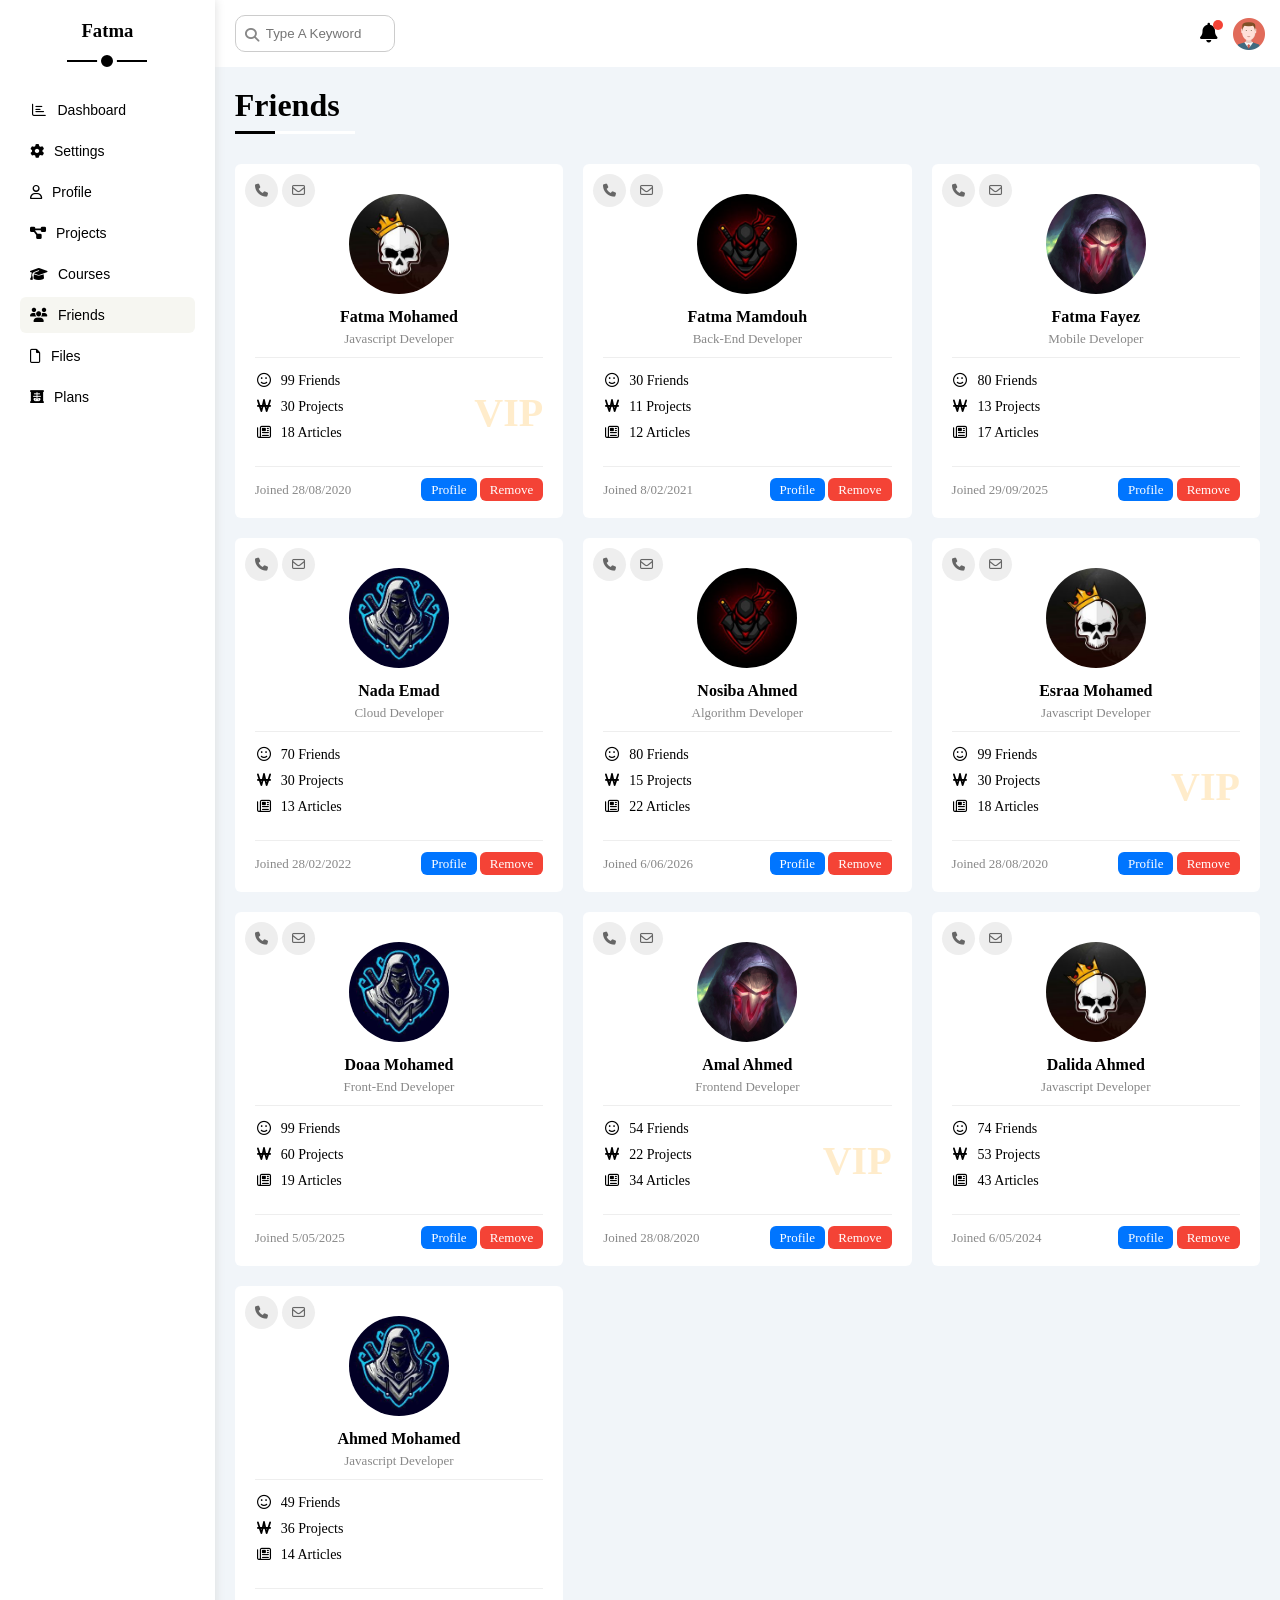
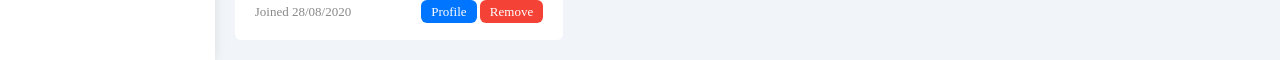
<file: users.html>
<!DOCTYPE html>
<html lang="en">
<head>
    <meta charset="UTF-8">
    <meta name="viewport" content="width=device-width, initial-scale=1.0">
    <link rel="stylesheet" href="css/style.css">
    <link rel="stylesheet" href="css/framework.css">
    <link rel="stylesheet" href="https://cdnjs.cloudflare.com/ajax/libs/font-awesome/6.5.1/css/all.min.css">
    <title>Friends</title>
</head>
<body>
    <div class="page d-flex">
        <div class="sidebar bg-white p-20 p-relative">
            <h3 class="p-relative txt-c mt-0 ">Fatma</h3>
            <ul class="p-0 list-none ">
                <li>
                    <a class=" d-flex align-center fs-14 c-black rad-6 p-10 f-f" href="index.html">
                        <i class="far fa-chart-bar fa-fw"></i>
                        <span>Dashboard</span>
                    </a>
                </li>
                <li>
                    <a class=" d-flex align-center fs-14 c-black rad-6 p-10 f-f" href="settings.html">
                        <i class="fas fa-cog"></i>
                        <span>Settings</span>
                    </a>
                </li>
                <li>
                    <a class=" d-flex align-center fs-14 c-black rad-6 p-10 f-f" href="profile.html">
                        <i class="far fa-user"></i>
                        <span>Profile</span>
                    </a>
                </li>
                <li>
                    <a class=" d-flex align-center fs-14 c-black rad-6 p-10 f-f" href="projects.html">
                        <i class="fas fa-project-diagram"></i>
                        <span>Projects</span>
                    </a>
                </li>
                <li>
                    <a class=" d-flex align-center fs-14 c-black rad-6 p-10 f-f" href="courses.html">
                        <i class="fas fa-graduation-cap"></i>
                        <span>Courses</span>
                    </a>
                </li>
                <li>
                    <a class="active d-flex align-center fs-14 c-black rad-6 p-10 f-f" href="users.html">
                    <i class="fas fa-users"></i>
                        <span>Friends</span>
                    </a>
                </li>
                <li>
                    <a class=" d-flex align-center fs-14 c-black rad-6 p-10 f-f" href="files.html">
                    <i class="far fa-file"></i>
                        <span>Files</span>
                    </a>
                </li>
                <li>
                    <a class=" d-flex align-center fs-14 c-black rad-6 p-10 f-f" href="plans.html">
                    <i class="fas fa-x-ray"></i>
                        <span>Plans</span>
                    </a>
                </li>
            </ul>
        </div>   <!--   side-bar -->

<!-- //////////////////////////////////////////////////// -->

    <div class="content w-full">
        <div class="head bg-white p-15 between-flex">
            <div class="search p-relative">
                <input class="p-10" type="search" placeholder="Type A Keyword">
            </div>
<div class="icons d-flex align-center">
<span class="notification p-relative"><i class="fas fa-bell fa-lg"></i></span>
<img src="images/image (71).png" alt="">
</div>
        </div>  <!-- head -->
        <h1 class="p-relative">Friends</h1>

    <div class="friends-page d-grid m-20 gap-20">

            <div class="friend bg-white rad-6 p-20 p-relative">
                <div class="contact">
                    <i class="fas fa-phone"></i>
                    <i class="far fa-envelope"></i>
                </div> <!-- contact -->
                <div class="txt-c">
                    <img class="rad-half mt-10 mb-10 w-100 h-100" src="images/image (94).png" alt="">
                    <h4 class="m-0">Fatma Mohamed</h4>
                    <p class="c-gray fs-13 mt-5 mb-0">Javascript Developer</p>
                </div>
                <div class="icons p-relative fs-14">
                    <div class="mb-10">
                        <i class="far fa-smile fa-fw"></i>
                        <span>99 Friends</span>
                    </div>
                    <div class="mb-10">
                        <i class="fas fa-won-sign fa-fw"></i>
                        <span>30 Projects</span>
                    </div>
                    <div class="mb-10">
                        <i class="far fa-newspaper fa-fw"></i>
                        <span>18 Articles</span>
                    </div>
                    <span class="vip fw-bold c-orange">VIP</span>

                </div> <!-- icons -->

                <div class="info between-flex fs-13">
                    <span class="c-gray">Joined 28/08/2020</span>
                    <div>
                        <a class="bg-blue c-white btn-shape" href="profile.html">Profile</a>
                        <a class="bg-red c-white btn-shape" href="#">Remove</a>
                    </div>
                </div>  <!-- info -->


            </div> <!-- friend -->

            <div class="friend bg-white rad-6 p-20 p-relative">
                <div class="contact">
                    <i class="fas fa-phone"></i>
                    <i class="far fa-envelope"></i>
                </div> <!-- contact -->
                <div class="txt-c">
                    <img class="rad-half mt-10 mb-10 w-100 h-100" src="images/image (93).png" alt="">
                    <h4 class="m-0">Fatma Mamdouh</h4>
                    <p class="c-gray fs-13 mt-5 mb-0">Back-End Developer</p>
                </div>
                <div class="icons p-relative fs-14">
                    <div class="mb-10">
                        <i class="far fa-smile fa-fw"></i>
                        <span>30 Friends</span>
                    </div>
                    <div class="mb-10">
                        <i class="fas fa-won-sign fa-fw"></i>
                        <span>11 Projects</span>
                    </div>
                    <div class="mb-10">
                        <i class="far fa-newspaper fa-fw"></i>
                        <span>12 Articles</span>
                    </div>
                </div> <!-- icons -->

                <div class="info between-flex fs-13">
                    <span class="c-gray">Joined 8/02/2021</span>
                    <div>
                        <a class="bg-blue c-white btn-shape" href="profile.html">Profile</a>
                        <a class="bg-red c-white btn-shape" href="#">Remove</a>
                    </div>
                </div>  <!-- info -->


            </div> <!-- friend -->

             <div class="friend bg-white rad-6 p-20 p-relative">
                <div class="contact">
                    <i class="fas fa-phone"></i>
                    <i class="far fa-envelope"></i>
                </div> <!-- contact -->
                <div class="txt-c">
                    <img class="rad-half mt-10 mb-10 w-100 h-100" src="images/image (92).png" alt="">
                    <h4 class="m-0">Fatma Fayez</h4>
                    <p class="c-gray fs-13 mt-5 mb-0">Mobile Developer</p>
                </div>
                <div class="icons p-relative fs-14">
                    <div class="mb-10">
                        <i class="far fa-smile fa-fw"></i>
                        <span>80 Friends</span>
                    </div>
                    <div class="mb-10">
                        <i class="fas fa-won-sign fa-fw"></i>
                        <span>13 Projects</span>
                    </div>
                    <div class="mb-10">
                        <i class="far fa-newspaper fa-fw"></i>
                        <span>17 Articles</span>
                    </div>
                </div> <!-- icons -->

                <div class="info between-flex fs-13">
                    <span class="c-gray">Joined 29/09/2025</span>
                    <div>
                        <a class="bg-blue c-white btn-shape" href="profile.html">Profile</a>
                        <a class="bg-red c-white btn-shape" href="#">Remove</a>
                    </div>
                </div>  <!-- info -->


            </div> <!-- friend -->

             <div class="friend bg-white rad-6 p-20 p-relative">
                <div class="contact">
                    <i class="fas fa-phone"></i>
                    <i class="far fa-envelope"></i>
                </div> <!-- contact -->
                <div class="txt-c">
                    <img class="rad-half mt-10 mb-10 w-100 h-100" src="images/image (91).png" alt="">
                    <h4 class="m-0">Nada Emad</h4>
                    <p class="c-gray fs-13 mt-5 mb-0">Cloud Developer</p>
                </div>
                <div class="icons p-relative fs-14">
                    <div class="mb-10">
                        <i class="far fa-smile fa-fw"></i>
                        <span>70 Friends</span>
                    </div>
                    <div class="mb-10">
                        <i class="fas fa-won-sign fa-fw"></i>
                        <span>30 Projects</span>
                    </div>
                    <div class="mb-10">
                        <i class="far fa-newspaper fa-fw"></i>
                        <span>13 Articles</span>
                    </div>
                </div> <!-- icons -->

                <div class="info between-flex fs-13">
                    <span class="c-gray">Joined 28/02/2022</span>
                    <div>
                        <a class="bg-blue c-white btn-shape" href="profile.html">Profile</a>
                        <a class="bg-red c-white btn-shape" href="#">Remove</a>
                    </div>
                </div>  <!-- info -->


            </div> <!-- friend -->

             <div class="friend bg-white rad-6 p-20 p-relative">
                <div class="contact">
                    <i class="fas fa-phone"></i>
                    <i class="far fa-envelope"></i>
                </div> <!-- contact -->
                <div class="txt-c">
                    <img class="rad-half mt-10 mb-10 w-100 h-100" src="images/image (93).png" alt="">
                    <h4 class="m-0">Nosiba Ahmed</h4>
                    <p class="c-gray fs-13 mt-5 mb-0">Algorithm Developer</p>
                </div>
                <div class="icons p-relative fs-14">
                    <div class="mb-10">
                        <i class="far fa-smile fa-fw"></i>
                        <span>80 Friends</span>
                    </div>
                    <div class="mb-10">
                        <i class="fas fa-won-sign fa-fw"></i>
                        <span>15 Projects</span>
                    </div>
                    <div class="mb-10">
                        <i class="far fa-newspaper fa-fw"></i>
                        <span>22 Articles</span>
                    </div>
                </div> <!-- icons -->

                <div class="info between-flex fs-13">
                    <span class="c-gray">Joined 6/06/2026</span>
                    <div>
                        <a class="bg-blue c-white btn-shape" href="profile.html">Profile</a>
                        <a class="bg-red c-white btn-shape" href="#">Remove</a>
                    </div>
                </div>  <!-- info -->
            </div> <!-- friend -->

             <div class="friend bg-white rad-6 p-20 p-relative">
                <div class="contact">
                    <i class="fas fa-phone"></i>
                    <i class="far fa-envelope"></i>
                </div> <!-- contact -->
                <div class="txt-c">
                    <img class="rad-half mt-10 mb-10 w-100 h-100" src="images/image (94).png" alt="">
                    <h4 class="m-0">Esraa Mohamed</h4>
                    <p class="c-gray fs-13 mt-5 mb-0">Javascript Developer</p>
                </div>
                <div class="icons p-relative fs-14">
                    <div class="mb-10">
                        <i class="far fa-smile fa-fw"></i>
                        <span>99 Friends</span>
                    </div>
                    <div class="mb-10">
                        <i class="fas fa-won-sign fa-fw"></i>
                        <span>30 Projects</span>
                    </div>
                    <div class="mb-10">
                        <i class="far fa-newspaper fa-fw"></i>
                        <span>18 Articles</span>
                    </div>
                    <span class="vip fw-bold c-orange">VIP</span>

                </div> <!-- icons -->

                <div class="info between-flex fs-13">
                    <span class="c-gray">Joined 28/08/2020</span>
                    <div>
                        <a class="bg-blue c-white btn-shape" href="profile.html">Profile</a>
                        <a class="bg-red c-white btn-shape" href="#">Remove</a>
                    </div>
                </div>  <!-- info -->


            </div> <!-- friend -->

             <div class="friend bg-white rad-6 p-20 p-relative">
                <div class="contact">
                    <i class="fas fa-phone"></i>
                    <i class="far fa-envelope"></i>
                </div> <!-- contact -->
                <div class="txt-c">
                    <img class="rad-half mt-10 mb-10 w-100 h-100" src="images/image (91).png" alt="">
                    <h4 class="m-0">Doaa Mohamed</h4>
                    <p class="c-gray fs-13 mt-5 mb-0"> Front-End Developer</p>
                </div>
                <div class="icons p-relative fs-14">
                    <div class="mb-10">
                        <i class="far fa-smile fa-fw"></i>
                        <span>99 Friends</span>
                    </div>
                    <div class="mb-10">
                        <i class="fas fa-won-sign fa-fw"></i>
                        <span>60 Projects</span>
                    </div>
                    <div class="mb-10">
                        <i class="far fa-newspaper fa-fw"></i>
                        <span>19 Articles</span>
                    </div>
                </div> <!-- icons -->

                <div class="info between-flex fs-13">
                    <span class="c-gray">Joined 5/05/2025</span>
                    <div>
                        <a class="bg-blue c-white btn-shape" href="profile.html">Profile</a>
                        <a class="bg-red c-white btn-shape" href="#">Remove</a>
                    </div>
                </div>  <!-- info -->


            </div> <!-- friend -->

             <div class="friend bg-white rad-6 p-20 p-relative">
                <div class="contact">
                    <i class="fas fa-phone"></i>
                    <i class="far fa-envelope"></i>
                </div> <!-- contact -->
                <div class="txt-c">
                    <img class="rad-half mt-10 mb-10 w-100 h-100" src="images/image (92).png" alt="">
                    <h4 class="m-0">Amal Ahmed</h4>
                    <p class="c-gray fs-13 mt-5 mb-0">Frontend Developer </p>
                </div>
                <div class="icons p-relative fs-14">
                    <div class="mb-10">
                        <i class="far fa-smile fa-fw"></i>
                        <span>54 Friends</span>
                    </div>
                    <div class="mb-10">
                        <i class="fas fa-won-sign fa-fw"></i>
                        <span>22 Projects</span>
                    </div>
                    <div class="mb-10">
                        <i class="far fa-newspaper fa-fw"></i>
                        <span>34 Articles</span>
                    </div>
                    <span class="vip fw-bold c-orange">VIP</span>

                </div> <!-- icons -->
                <div class="info between-flex fs-13">
                    <span class="c-gray">Joined 28/08/2020</span>
                    <div>
                        <a class="bg-blue c-white btn-shape" href="profile.html">Profile</a>
                        <a class="bg-red c-white btn-shape" href="#">Remove</a>
                    </div>
                </div>  <!-- info -->


            </div> <!-- friend -->

             <div class="friend bg-white rad-6 p-20 p-relative">
                <div class="contact">
                    <i class="fas fa-phone"></i>
                    <i class="far fa-envelope"></i>
                </div> <!-- contact -->
                <div class="txt-c">
                    <img class="rad-half mt-10 mb-10 w-100 h-100" src="images/image (94).png" alt="">
                    <h4 class="m-0">Dalida Ahmed</h4>
                    <p class="c-gray fs-13 mt-5 mb-0">Javascript Developer</p>
                </div>
                <div class="icons p-relative fs-14">
                    <div class="mb-10">
                        <i class="far fa-smile fa-fw"></i>
                        <span>74 Friends</span>
                    </div>
                    <div class="mb-10">
                        <i class="fas fa-won-sign fa-fw"></i>
                        <span>53 Projects</span>
                    </div>
                    <div class="mb-10">
                        <i class="far fa-newspaper fa-fw"></i>
                        <span>43 Articles</span>
                    </div>
                </div> <!-- icons -->

                <div class="info between-flex fs-13">
                    <span class="c-gray">Joined 6/05/2024</span>
                    <div>
                        <a class="bg-blue c-white btn-shape" href="profile.html">Profile</a>
                        <a class="bg-red c-white btn-shape" href="#">Remove</a>
                    </div>
                </div>  <!-- info -->

            </div> <!-- friend -->

             <div class="friend bg-white rad-6 p-20 p-relative">
                <div class="contact">
                    <i class="fas fa-phone"></i>
                    <i class="far fa-envelope"></i>
                </div> <!-- contact -->
                <div class="txt-c">
                    <img class="rad-half mt-10 mb-10 w-100 h-100" src="images/image (91).png" alt="">
                    <h4 class="m-0">Ahmed Mohamed</h4>
                    <p class="c-gray fs-13 mt-5 mb-0">Javascript Developer</p>
                </div>
                <div class="icons p-relative fs-14">
                    <div class="mb-10">
                        <i class="far fa-smile fa-fw"></i>
                        <span>49 Friends</span>
                    </div>
                    <div class="mb-10">
                        <i class="fas fa-won-sign fa-fw"></i>
                        <span>36 Projects</span>
                    </div>
                    <div class="mb-10">
                        <i class="far fa-newspaper fa-fw"></i>
                        <span>14 Articles</span>
                    </div>
                </div> <!-- icons -->

                <div class="info between-flex fs-13">
                    <span class="c-gray">Joined 28/08/2020</span>
                    <div>
                        <a class="bg-blue c-white btn-shape" href="profile.html">Profile</a>
                        <a class="remove-btn  bg-red c-white btn-shape" href="#">Remove</a>
                    </div>
                </div>  <!-- info -->


            </div> <!-- friend -->
            </div>  <!-- friends -->

        </div>  <!-- content -->
                </div>   <!-- page -->

</body>
</html>
</file>
<file: css/style.css>
*{
    box-sizing: border-box;
    padding: 0%;
    margin: 0%;
}
:root{
    --blue-color:#0075ff;
    --blue-alt-color:#0d69d5;
    --orange-color:#f59e0b;
    --green-color:#22c55e;
    --red-color:#F44336;
    --grey-color:#888;
}
*:focus{
    outline: none;
}
a{
    text-decoration: none;
}
ul{
    list-style:none;
    padding: 0;
}
::-webkit-scrollbar{
    width: 15px;
}
::-webkit-scrollbar-track{
    background-color: white;
}
::-webkit-scrollbar-thumb{
    background-color: var(--blue-color);
}
::-webkit-scrollbar-thumb:hover{
    background-color: var(--blue-alt-color);
}
.page{
    min-height: 100vh;
    background-color: #f1f5f9;
}

.sidebar{
width: 250px;
box-shadow: 0 0 10px #ddd;

}
.sidebar > h3{
margin-bottom: 50px;
}
.sidebar > h3::before{
content: "";
position: absolute;
background-color: black;
width: 80px;
height: 2px;
bottom: -20px;
transform: translateX(-50%);
left: 50%;
}
.sidebar > h3::after{
content: "";
position: absolute;
left: 50%;
bottom:-29px;
width:12px;
height: 12px;
border-radius: 50%;
background-color: black;
border: 4px solid white;
transform: translatex(-50%);
}

.sidebar li a{
transition: .3s;
margin-bottom: 5px;
}
.sidebar li a:hover,
.sidebar li a.active{
background-color: #f6f6f1;
}
.sidebar li a span{
font-size: 14px;
margin-left: 10px;
}

@media(max-width:767px){
.sidebar{
    width: 58px;
    padding: 10px;
}
.sidebar > h3{
    font-size: 13px;
    margin-bottom: 15px;
}
.sidebar ul li a span{
    display: none;
}
.sidebar li a{
    justify-content: center;
}
.sidebar > h3::before,
.sidebar > h3::after{
    display: none;
}
}

/* ////////////////////////////////////////////////////////// */

.content{
overflow: hidden;
}
.head .search::before{
content: "\f002";
font-family: "Font Awesome 6 Free";
font-weight: 900;
position: absolute;
left: 15px;
top: 50%;
transform: translateY(-50%);
font-size: 14px;
color:var(--grey-color);
}
.head .search input{
border:1px solid #ccc;
border-radius: 10px;
margin-left: 5px;
padding-left: 30px;
width: 160px;
transition: width .3s;
}
.head .search input:focus{
width: 200px;
}
.head .search input:focus::placeholder{
    opacity: 0;
}
.head .icons .notification::before{
content: "";
position: absolute;
width: 10px;
height: 10px;
background-color: var(--red-color);
border-radius: 50%;
right: -5px;
top:-5px;
}
.head .icons img{
    width: 32px;
    height: 32px;
    margin-left: 15px;
}
.page h1{
    margin: 20px 20px 40px;
}
.page h1::before,
.page h1::after{
    content: " ";
    position: absolute;
    height: 3px;
    bottom: -10px;
    left: 0;
}
.page h1::before{
    background-color: white;
    width: 120px;
}
.page h1::after{
    background-color:black;
    width: 40px;
}
/* /////////////////////////////////////////// */

.wrapper{
    grid-template-columns: repeat(auto-fill , minmax(450px , 1fr));
    margin-left: 20px;
    margin-right: 20px;
    margin-bottom: 20px;
}
@media(max-width:767px){
    .wrapper{
          grid-template-columns: minmax(200px , 1fr);
    margin-left: 10px;
    margin-right: 10px;
gap: 10px;
    }
}
/* ////////////////////////////////////////////////// */
.welcome{
    overflow: hidden;

}
.welcome .intro img{
    width: 170ox;
    margin-bottom: -10px;
}
.welcome .avatar{
    width: 64px;
    height: 64px;
    border: 2px solid white;
    border-radius: 50%;
    padding: 2px;
    box-shadow: 0 0 5 #ddd;
    margin-left: 20px;
    margin-top: -32px;
}
.welcome .body{
border-top: 1px solid #eee;
border-bottom: 1px solid #eee;

}
.welcome .body > div{
    flex: 1;
}
.welcome .visit{
    margin: 0 15px 15px auto;
    transition: .3s;
}
.welcome .visit:hover{
    background-color:var(--blue-alt-color);
}
@media(max-width:767px){
    .welcome .intro{
padding-bottom: 30px;
    }
    .welcome .avatar{
        margin-left: 0;
    }
    .welcome .body > div:not(:last-child){
        margin-bottom: 20px;
    }
}

/* /////////////////////////////////////////////////////////// */

.quick-draft textarea{
    resize: none;
    min-height: 180px;
}
.quick-draft .save{
    margin-left: auto;
    transition: .3s;
    cursor: pointer;
}
.quick-draft .save:hover{
    background-color: var(--blue-alt-color);
}

/* /////////////////////////////////////////// */

.targets .target-row .icon{
width: 80px;
height: 80px;
margin-right: 15px;
justify-content: center;
}
.targets .details{
flex: 1;
}
.targets .details .progress{
height: 4px;
}
.targets .details .progress >span{
position: absolute;
left: 0;
top: 0;
height: 100%;
} 
.targets .details .progress >span span{
position: absolute;
bottom: 16px;
right: -16px;
color: white;
padding: 2px 5px;
border-radius: 6px;
font-size: 13px;
} 
.targets .details .progress >span span::after{
content: " ";
position: absolute;
border-color: transparent;
border-width: 5px;
border-style: solid;
bottom: -9px;
left: 50%;
transform: translateX(-50%);
} 
.targets .details .progress >.blue span::after{
border-top-color:var(--blue-color) ;
}
.targets .details .progress >.orange span::after{
border-top-color:var(--orange-color) ;
}
.targets .details .progress >.green span::after{
border-top-color:green ;
}
.blue .icon,
.blue .progress{
    background-color: rgba(0, 117, 255, 0.2);
}

.orange .icon,
.orange .progress{
background-color: rgb(245 158 11 /20%);
}

.green .icon,
.green .progress{
    background-color: rgba(34 197 94 /20%);
}

/* //////////////////////////////////////////////////// */

.tickets .box{
border: 1px solid #ccc;
width: calc(50% - 10px);
}
@media(max-width:767px){
.tickets .box{
    width: 100%;
}
}

.latest-news .news-row:not(:last-of-type){
margin-bottom: 20px;
padding-bottom: 20px;
border-bottom: 1px solid #eee;
}
.latest-news .news-row img{
    width: 100px;
    border-radius: 6px;
    margin-right: 15px;
}
.latest-news .info{
    flex-grow: 1;
}
.latest-news .info h3{
    margin: 0 0 6px;
    font-size: 14px;
}

@media(max-width:767px){
.latest-news .news-row{
    display: block;
}
.latest-news .news-row .label{
    margin: 10px auto;
    width: fit-content;
}
}

.tasks .task-row:not(:last-of-type){
    margin-bottom: 15px;
    padding-bottom: 15px;
    border-bottom: 1px solid #eee;
}
.tasks .info{
    flex-grow: 1;
}
.tasks .done{
    opacity: .3;
}
.tasks .done h3,
.tasks .done p{
text-decoration: line-through;
}
.tasks .delete{
    cursor: pointer;
    transition: .3s;
}
.tasks .delete:hover{
    color: var(--red-color);
}

.latest-uploads ul li:not(:last-child){
    border-bottom: 1px solid #eee;
}
.latest-uploads ul li img{
    width: 40px;
    height: 40px;
}

.last-project ul::before{
    content: " ";
    position: absolute;
    left: 11px;
    width: 2px;
    height: 100%;
    background-color: var(--blue-color);
    
}
.last-project ul li::before{
    content: " ";
    width: 20px;
    height: 20px;
    border-radius: 50%;
    display: block;
    background-color: white;
    border: 2px solid white;
    outline: 2px solid var(--blue-color);
    margin-right: 15px;
    z-index: 1;
}
.last-project ul li.done::before{
background-color: var(--blue-color);
}    
.last-project ul li.current::before{
animation: change-color .8s infinite alternate;
}
@keyframes change-color{
    from {
        background-color: var(--blue-color);
    }
    to{
        background-color: white;
    }
}
.last-project .launch-icon{
    position: absolute;
    bottom: 0;
    right: 0;
    opacity: .2;
    width: 160px;
}

.reminders ul li .key{
width: 15px;
height: 15px;
}
.reminders ul li > .blue{
    border-left: 2px solid var(--blue-color);
}
.reminders ul li > .green{
    border-left: 2px solid var(--green-color);
}
.reminders ul li > .orange{
    border-left: 2px solid var(--orange-color);
}
.reminders ul li > .red{
    border-left: 2px solid var(--red-color);
}

.latest-post .avatar{
    width: 48px;
    height: 48px;
}
.latest-post .post-content{
    text-transform: capitalize;
    line-height: 1.8;
    border-top: 1px solid #eee;
    border-bottom: 1px solid #eee;
    min-height: 140px;
}

.social-media .box{
padding-left: 70px;
}
.social-media .box i{
    position: absolute;
    left: 0;
    top: 0;
    width: 52px;
    transition: .3s;
    display: flex;
  align-items: center;
  justify-content: center;
}
.social-media .box i:hover{
    transform: rotate(5deg);
}

.social-media .twitter{
    background-color: rgb(29 161 242 / 20%);
    color: #1da1f2;
}
.social-media .twitter i,
.social-media .twitter a{
    background-color:#1da1f2 ;
}
.social-media .facebook{
    background-color: rgba(24, 119, 242, 0.2);
    color: #1877f2;

}
.social-media .facebook i,
.social-media .facebook a{
    background-color: #1877f2;
}

.social-media .youtube{
    background-color: rgba(255, 0, 0, 0.2);
    color: #ff0000;
}
.social-media .youtube i,
.social-media .youtube a{
    background-color:  #ff0000;
}

.social-media .linked-in{
    background-color: rgba(10, 102, 194, 0.2);
    color: #0a66c2;
}
.social-media .linked-in i,
.social-media .linked-in a{
    background-color:  #0a66c2;
}

.projects .responsive-table{
    overflow-x: auto;

}
.projects table{
    min-width: 1000px;
    border-spacing: 0;
} 
.projects thead td{
    font-weight: bold;
    background-color: #eee;
}
.projects table td{
    padding: 15px;
}
.projects tbody td{
    border-bottom: 1px solid #eee;
    border-left: 1px solid #eee;
    transition: 0.3s;
    font-size: larger;
}
.projects table img{
    width: 32px;
    height: 32px;
    border-radius: 50%;
    padding: 2px;
    background-color: white;
}
.projects table img:not(:first-child){
    margin-left: -20px;
}
.projects table tbody tr td:last-child{
    border-right: 1px solid #eee;
}
.projects tbody tr:hover td{
background-color: #faf7f7;
}
.projects table thead tr td{
    font-size: 18px;
}

/* ////////////////////////////////////////////////////////////////// */
/* ///////////////////////////////////////////////////////////////// */

/* start settings */

.toggle-checkbox{
-webkit-appearance: none;
appearance: none;
display: none;
}
.toggle-switch{
background-color: #ccc;
width: 78px;
height: 32px;
border-radius: 16px;
position: relative;
transition: .3s;
cursor: pointer;
}
.toggle-switch::before{
    font-family: var(--fa-style-family-classic);
    content: "\f00d";
    font-weight: 900;
    background-color: white;
    width: 24px;
    height: 24px;
    border-radius: 50%;
    position: absolute;
    top: 4px;
    left: 4px;
    display: flex;
    justify-content: center;
    align-items: center;
    color: #aaa;
    transition: .3s;
}
.toggle-checkbox:checked + .toggle-switch{
background-color: var(--blue-color);
}
.toggle-checkbox:checked + .toggle-switch::before{
    color: var(--blue-color);
    content: "\f00c";
    left: 50px;
}

.settings-page{
grid-template-columns: repeat(auto-fill , minmax(500px, 1fr));
}
@media(max-width:767px){
    .settings-page{
        grid-template-columns: minmax(100px,1fr);
        margin-left: 10px;
        margin-right: 10px;
        gap: 10px;
    }
}
.settings-page .close-message{
border: 1px solid #ccc;
resize: none;
min-height: 150px;
}
.settings-page .email{
    display: inline-flex;
    width: calc(100% - 80px);
}
.settings-page .sec-box{
padding-bottom: 15px;
}
.settings-page .sec-box .button{
transition: .3s;
}
.settings-page .sec-box .button:hover{
    background-color: var(--blue-alt-color);
}
.settings-page .sec-box:not(:last-of-type){
    border-bottom: 1px solid #eee;
}
.settings-page .change{
    font-size: 18px;
    padding-left: 2px;
    font-weight: 650;
}
.settings-page :disabled{
    cursor: no-drop;
    background-color: #f0f4f8;
    color: #bbb;
}
.settings-page .social-boxes i{
width: 40px;
height: 40px;
background-color: #f6f6f6;
border: 1px solid #ddd;
border-right: none;
border-radius: 6px 0 0 6px;
transition: 3s;
justify-content: center;
align-items: center;
display: flex;
}
.settings-page .social-boxes input{
    height: 40px;
    background-color: #f6f6f6;
    border: 1px solid #ddd; 
    padding-left: 10px;
    border-radius: 0 6px 6px 0;
}
.settings-page .social-boxes > div:focus-within i{
    color: black;
}
.wedgits-control .control input[type="checkbox"]{
    --webkit-appearance:none;
    appearance:none;
}
.wedgits-control .control label{
padding-left: 40px;
cursor: pointer;
position: relative;
}
.wedgits-control .control label::before{
    content: " ";
position: absolute;
left: 0;
top: 50%;
width: 14px;
height: 14px;
border: 2px solid var(--grey-color);
margin-top: -9px;
}
.wedgits-control .control label:hover::before{
    border-color: var(--blue-alt-color);
}
.wedgits-control .control label::after{
content: "\f00c";
font-family: var(--fa-style-family-classic);
font-weight: 700;
position: absolute;
left: 0;
top: 50%;
margin-top: -9px;
background-color: var(--blue-color);
color: white;
width: 18px;
height: 18px;
display: flex;
justify-content: center;
align-items: center;
transform: scale(0) rotate(360deg);
transition: .3s;
}
.wedgits-control .control input[type="checkbox"]:checked + label::after{
    transform: scale(1);
}

.backup-control input[type="radio"]{
-webkit-appearance:none;
    appearance:none;
}
.backup-control .date input[type="radio"]:checked + label::before{
border-color:var(--blue-color);
}
.backup-control .date input[type="radio"]:checked + label::after{
    transform: scale(1);
}
.backup-control .date label{
padding-left: 30px;
cursor: pointer;
position: relative;
}
.backup-control .date label::before{
    content: "";
    position: absolute;
    top: 50%;
    left: 0;
    margin-top: -11px;
    width: 18px;
    height: 18px;
    border: 2px solid var(--grey-color);
    border-radius: 50%;
}
.backup-control .date label::after{
    content:"" ;
    position: absolute;
    top: 3.3px;
    left: 5px;
    width: 12px;
    height: 12px;
    background-color: var(--blue-color);
    border-radius: 50%;
    transition: .3s;
    transform: scale(0);
}

.backup-control .servers{
border-top: 1px solid #eee;
padding-top: 20px;
}
@media(max-width:767px){
    .servers{
        flex-wrap: wrap;
    }
}
.backup-control .servers .server{
    border: 2px solid #eee;
    position: relative;
    margin-left: 10px;
}
.backup-control .servers .server label{
    cursor: pointer;
}
.backup-control .servers input[type="radio"]:checked + .server{
    border-color:var(--blue-color);
    color: var(--blue-color);
}

/* //////////////////////////////////////////////////// */

.profile-page .avatar-box{
width: 300px;
}
@media(max-width:767px){
.profile-page .avatar-box{
border-right: 1px solid #eee;
}
.profile-page .overview{
    flex-direction: column;
}
}
.profile-page .avatar-box > img{
width: 120px;
height: 120px;
}
.profile-page .avatar-box .level{
height: 6px;
overflow: hidden;
margin: auto;
width: 70%;
margin-top: 15px;
border-radius: 6px;
}
.profile-page .avatar-box .level span{
position: absolute;
left: 0;
top: 0;
height: 100%;
background-color: var(--blue-color);
}

.profile-page .info-box .box{
flex-wrap: wrap;
border-bottom: 1px solid #eee;
transition: .3s;
}
.profile-page .info-box .box:hover{
    background-color: #f9f9f9;
}
.profile-page .info-box .box > div{
    min-width: 250px;
    padding: 10px 0 0;
}
.profile-page .info-box h4{
    font-weight: normal;
 }
.profile-page .info-box .toggle-switch {
  width: 50px;      
  height: 20px;     
  border-radius: 20px;
  position: relative;
  background: #ccc;
  cursor: pointer;
  transition: .3s;
}
.profile-page .info-box .toggle-switch::before {
  content: "";
  position: absolute;
  width: 16px;    
  height: 16px;
  border-radius: 50%;
  background: #fff;
  top: 2px;         
  left: 2px;
  transition: .3s;
}
.profile-page .info-box .toggle-checkbox:checked + .toggle-switch {
  background: var(--blue-color);
}
.profile-page .info-box .toggle-checkbox:checked + .toggle-switch::before {
  transform: translateX(30px); 
}

@media (max-width: 767px) {
  .profile-page .info-box .box {
    flex-direction: column;   
    align-items: flex-start;  
    gap: 10px;                
}
.profile-page .info-box label {
    align-self: center; 
}
}
@media(max-width:767px){
    .profile-page  .other-data{
        flex-direction: column;
    }
}
.profile-page .skills-card{
flex-grow: 1;
}
.profile-page .skills-card ul li{
padding: 15px 0;
}
.profile-page .skills-card ul li:not(:last-child){
border-bottom: 1px solid #eee;
}
.profile-page .skills-card ul li span{
display: inline-flex;
padding: 4px 10px;
background-color: #eee;
border-radius: 6px;
font-size: 14px;
}
.profile-page .skills-card ul li span:not(:last-child){
    margin-right:5px ;
}
.profile-page .activities{
    flex-grow: 2;
}
.profile-page .activities .activity:not(:last-of-type){
border-bottom: 1px solid #eee;
padding-bottom: 20px;
margin-bottom: 20px;
}
.profile-page .activities .activity img{
    width: 64px;
    height: 64px;
    border-radius: 50%;
    margin-right: 10px;
}

@media(min-width:768px){
    .profile-page .activities .date{
margin-left: auto;
text-align: right;
    }
}
@media(max-width:767px){
.profile-page .activities .activity {
flex-direction: column;
}
.profile-page .activities .activity img{
margin-right: 0;
margin-bottom: 15px;
}
    .profile-page .activities .date{
        margin-top: 15px;
    }
}

/* ///////////////////////////////////////////////////// */
/* ///////////////////////////////////////////////////// */

.projects-page{
grid-template-columns: repeat(auto-fill , minmax(500px , 1fr));
} 
@media(max-width:767px){
.projects-page{
    grid-template-columns: minmax(200px , 1fr);
    margin-left: 10px;
    gap: 10px;
    margin-right: 10px;
}
}
.projects-page .project .date{
position: absolute;
right: 10px;
top: 10px;
}
.projects-page .project h4{
    font-weight: normal;
}
.projects-page .project .team{
position: relative;
min-height: 80px;
}
.projects-page .project .team a{
position: absolute;
left: 0;
bottom: 0;
}
.projects-page .project .team a:nth-child(2){
left: 25px;
}
.projects-page .project .team a:nth-child(3){
    left: 50px;
}
.projects-page .project .team a:nth-child(4){
    left: 75px;
}
.projects-page .project .team a:nth-child(5){
    left: 100px;
}
.projects-page .project .team a:hover{
    z-index: 1000;
}
.projects-page .project .team a img{
width:40px ;
height:40px ;
border-radius: 50%;
border: 2px solid white;
}
.projects-page .project .do{
justify-content: flex-end;
border-top: 1px solid #eee;
padding-top:15px ;
margin-top: 15px;
}
@media (max-width:767px) {
    .projects-page .project .do{
        flex-direction: column;
    }
}
.projects-page .project .do span{
padding: 3px 8px;
margin-left: 5px;
width: fit-content;
}
@media (max-width:767px) {
    .projects-page .project .do span:not(:last-child){
        margin-bottom: 15px;
    }
}
.projects-page .project .info{
border-top: 1px solid #eee;
margin-top: 15px;
padding-top: 15px;
}
@media (max-width:767px) {
    .projects-page .project .info{
       flex-direction: column;
    }
}
.projects-page .project .prog{
height: 8px;
width: 260px;
position: relative;
border-radius: 6px;
}
@media (max-width:767px) {
    .projects-page .project .prog{
        margin-bottom: 15px;
    }
}
.projects-page .project .prog span{
position: absolute;
top: 0;
left: 0;
height: 100%;
border-radius: 6px;
}

/* //////////////////////////////////////////// */
/* ///////////////////////////////////////////// */

.courses-page{
grid-template-columns: repeat(auto-fill , minmax(250px , 1fr));
} 
@media(max-width:767px){
.courses-page{
    grid-template-columns: minmax(200px , 1fr);
    margin-left: 10px;
    gap: 10px;
    margin-right: 10px;
}
}
.courses-page .course{
    overflow: hidden;
}
.courses-page .course .cover{
    max-width: 100%;
}
.courses-page .course .instructor{
    position: absolute;
    width: 64px;
    height: 64px;
    border-radius: 50%;
    top: 20px;
    left: 20px;
    border: 2px solid white;
}
.courses-page .course .description{
    line-height: 1.8;
}
.courses-page .course .info{
border-top: 1px solid #eee;
font-size: 14px;
}
.courses-page .course .info .title{
position: absolute;
left: 50%;
transform: translateX(-50%);
font-size: 14px;
height: 27px;
top: -13px;
}

/* ///////////////////////////////////////////////////// */
/* ///////////////////////////////////////////////////// */


.friends-page{
grid-template-columns: repeat(auto-fill , minmax(250px , 1fr));
} 
@media(max-width:767px){
.friends-page{
    grid-template-columns: minmax(200px , 1fr);
    margin-left: 10px;
    gap: 10px;
    margin-right: 10px;
}
}
.friends-page .contact{
position: absolute;
left: 10px;
top: 10px;
}
.friends-page .contact i{
background-color: #eee;
padding: 10px;
border-radius: 50%;
color:#666 ;
font-size: 13px;
cursor: pointer;
transition: .3s;
}
.friends-page .contact i:hover{
background-color: var(--blue-color);
color: white;
}
.friends-page .friend .icons{
border-top: 1px solid #eee;
border-bottom:1px solid #eee ;
margin-top: 10px;
margin-bottom: 15px;
padding-top: 15px;
padding-bottom: 15px;
}
.friends-page .friend .icons i{
margin-right: 5px;
}
.friends-page .friend .icons .vip{
    position: absolute;
    right: 0;
    top: 50%;
    transform: translateY(-50%);
    font-size: 40px;
    opacity: .2;
}
@media (max-width: 767px) {
.friends-page .friend .info {
    flex-direction: column;     
    align-items: flex-start;   
    gap: 10px;                
}

.friends-page .friend .info > div {
    width: 100%;              
}

.friends-page .friend .info a {
    display: inline-block;    
}

.friends-page .friend .remove-btn {
    margin-top: 8px;          /
}
}

/* /////////////////////////////////////////////////// */
/* ////////////////////////////////////////////////// */

.files-page{
    flex-direction: row-reverse;
    align-items: flex-start;
}
.files-page .files-stats{
min-width: 260px;
}
@media(max-width:767px){
 .files-page{
    flex-direction: column;
    align-items: normal;
 }   
}
.files-page .files-stats .icon{
width: 40px;
height: 40px;
margin-right: 10px;
 display: flex;
  align-items: center;
  justify-content: center;
  line-height: 1;
}
.files-page .files-stats .size{
margin-left: auto;
}
.files-page .files-stats .blue{
background-color: rgb(0 117 255 / 20%);
}
.files-page .files-stats .green{
background-color: rgb(34 197 94 / 20%);
}
.files-page .files-stats .red{
background-color: rgb(244 67 54 / 20%);
}
.files-page .files-stats .orange{
background-color: rgb(245 158 11 / 20%);
}
.files-page .files-stats .upload{
margin: 15px auto 0;
padding: 10px 15px;
transition: .3s;
}
.files-page .files-stats .upload:hover{
background-color: var(--blue-alt-color);
}
.files-page .files-stats .upload:hover i{
animation: go-up .8s infinite;
}
@keyframes go-up{
    0%{
transform: translateY(0);
    }
    50%{
transform: translateY(-5px);
    }
    100%{
transform: translateY(0)
    }
}
.files-page .files-content{
flex: 1;
grid-template-columns: repeat(auto-fill , minmax(200px , 1fr));
}
.files-page .files-content img{
width: 64px;
height: 64px;
transition: .3s;
} 
.files-page .files-content .file:hover img{
transform: rotate(5deg);
}
.files-page .files-content .info{
border-top: 1px solid #eee;
}

/* ///////////////////////////////////////////// */
/* ///////////////////////////////////////// */


.plans-page{
grid-template-columns: repeat(auto-fill , minmax(450px , 1fr));
} 
@media(max-width:767px){
.plans-page{
    grid-template-columns: minmax(250px , 1fr);
    margin-left: 10px;
    gap: 10px;
    margin-right: 10px;
}
}
.plans-page .plan .top{
border: 3px solid white;
outline: 3px solid transparent;
}
.plans-page .plan.green .top{
outline-color: var(--green-color);
}
.plans-page .plan.blue .top{
outline-color: var(--blue-color);
}
.plans-page .plan.orange .top{
outline-color: var(--orange-color);
}
.plans-page .plan .price{
position: relative;
font-size: 40px;
width: fit-content;
margin: auto;
}
.plans-page .plan .price span{
position: absolute;
top: 0px;
left: -20px;
font-size: 25px;
}
.plans-page .plan ul li{
padding: 15px 0;
display: flex;
border-bottom: 1px solid #eee;
align-items: center;
font-size: 15px;
}
.plans-page .plan ul li .yes{
color: var(--green-color);
}
.plans-page .plan ul i:not(.yes , .help){
    color: var(--red-color);
}
.plans-page .plan ul li i:first-child{
    font-size: 18px;
    margin-right: 5px;
}
.plans-page .plan ul li .help{
    color: var(--grey-color);
margin-left: auto;
cursor: pointer;
}
</file>
<file: css/framework.css>
.d-flex{
    display: flex;
}
.d-grid{
display :grid;
}
.between-flex{
    display: flex;
    justify-content: space-between;
    align-items: center;
}
.center-flex{
    display: flex;
    align-items: center;
}
.d-block{
    display: block;
}
.align-center{
    align-items: center;
}
.b-none{
    border: none;
}
.border-ccc{
    border: 1px solid #ccc;
}
.p-relative{
    position:relative;
}
.txt-c{
text-align: center;
}
.p-0{
    padding: 0;
}
.p-15{
    padding: 15px;
}
.p-20{
    padding: 20px;
}
.p-10{
    padding: 10px;
}
.pl-15{
    padding-left: 15px;
}
.pt-15{
    padding-top: 15px;
}
.pt-10{
    padding-top: 10px;
}
.pb-15{
    padding-bottom: 15px;
}
.pb-10{
    padding-bottom: 10px;
}
.list-none{
    list-style: none;
}
.fs-14{
    font-size: 14px;
}
.rad-6{
    border-radius: 6px;
}
.f-f{
font-family:  'Poppins', sans-serif;;
}
.f-wrap{
    flex-wrap: wrap;
}
.fs-25{
    font-size: 25;
}
.fs-13 {
    font-size: 13px;
}
.fs-15{
    font-size: 15px;
}
.fw-bold{
    font-weight: bold;
}
@media(max-width:767px){
    .hide-mobile{
        display: none;
    }
    .block-mobile{
        display: block;
    }
}
@media(max-width:767px){
    .txt-c-mobile{
        text-align: center;
    }
}
@media(max-width:767px){
    .block-mobile{
        display: block;
    }
}
@media(max-width:767px){
    .hide-mobile{
        display: none;
    }
}
.w-full{
    width: 100%;
}
.w-fit{
    width: fit-content;
}
.w-100{
    width: 100px;
}
.h-100{
    height: 100px;
}
.gap-20{
    gap: 20px;
}
.space-between{
    justify-content: space-between;
}
.m-15{
    margin: 15px;
}
.m-0{
    margin: 0;
}
.m-20{
    margin: 20px;
}
.mt-0{
    margin-top: 0;
}
.mt-5{
    margin-top: 5px;
}
.mt-25{
    margin-top: 25px;
}
.mt-10{
    margin-top: 10px;
}
.mt-15{
    margin-top: 15px;
}
.mt-20{
    margin-top: 20px;
}
.mr-10{
    margin-right: 10px;
}
.mb-20{
    margin-bottom: 20px;
}
.mb-10{
    margin-bottom: 10px;
}
.mb-15{
    margin-bottom: 15px;
}
.mb-5{
    margin-bottom: 5px;
}
.mb-0{
    margin-bottom: 0px;
}
.mb-20{
    margin-bottom: 20px;
}
.m-20{
    margin: 20px;
}
.c-gray{
color: var(--grey-color);
}
.bg-eee{
    background-color: #eee;
}
.bg-white{
    background-color: white;
}
.bg-blue{
    background-color: var(--blue-color);
}
.bg-orange{
    background-color: orange;
}
.c-white{
    color:white;
}
.c-black{
    color: black;
}
.c-blue{
    color: var(--blue-color);
}
.c-orange{
    color: orange;
}
.btn-shape{
    padding: 4px 10px;
    border-radius: 6px;
}
.c-green{
    color: var(--green-color);
}
.c-red{
        color: var(--red-color);
}
.bg-green{
    background-color: var(--green-color);
}
.bg-red{
    background-color: var(--red-color);
}

.rad-half{
    border-radius: 50%;
}
.h-full{
    height: 100%;
}
.gap-20{
    gap: 20;
}
.border-eee{
    border: 1px solid #eee;
}
.p-absolute{
    position: absolute;
}
</file>
